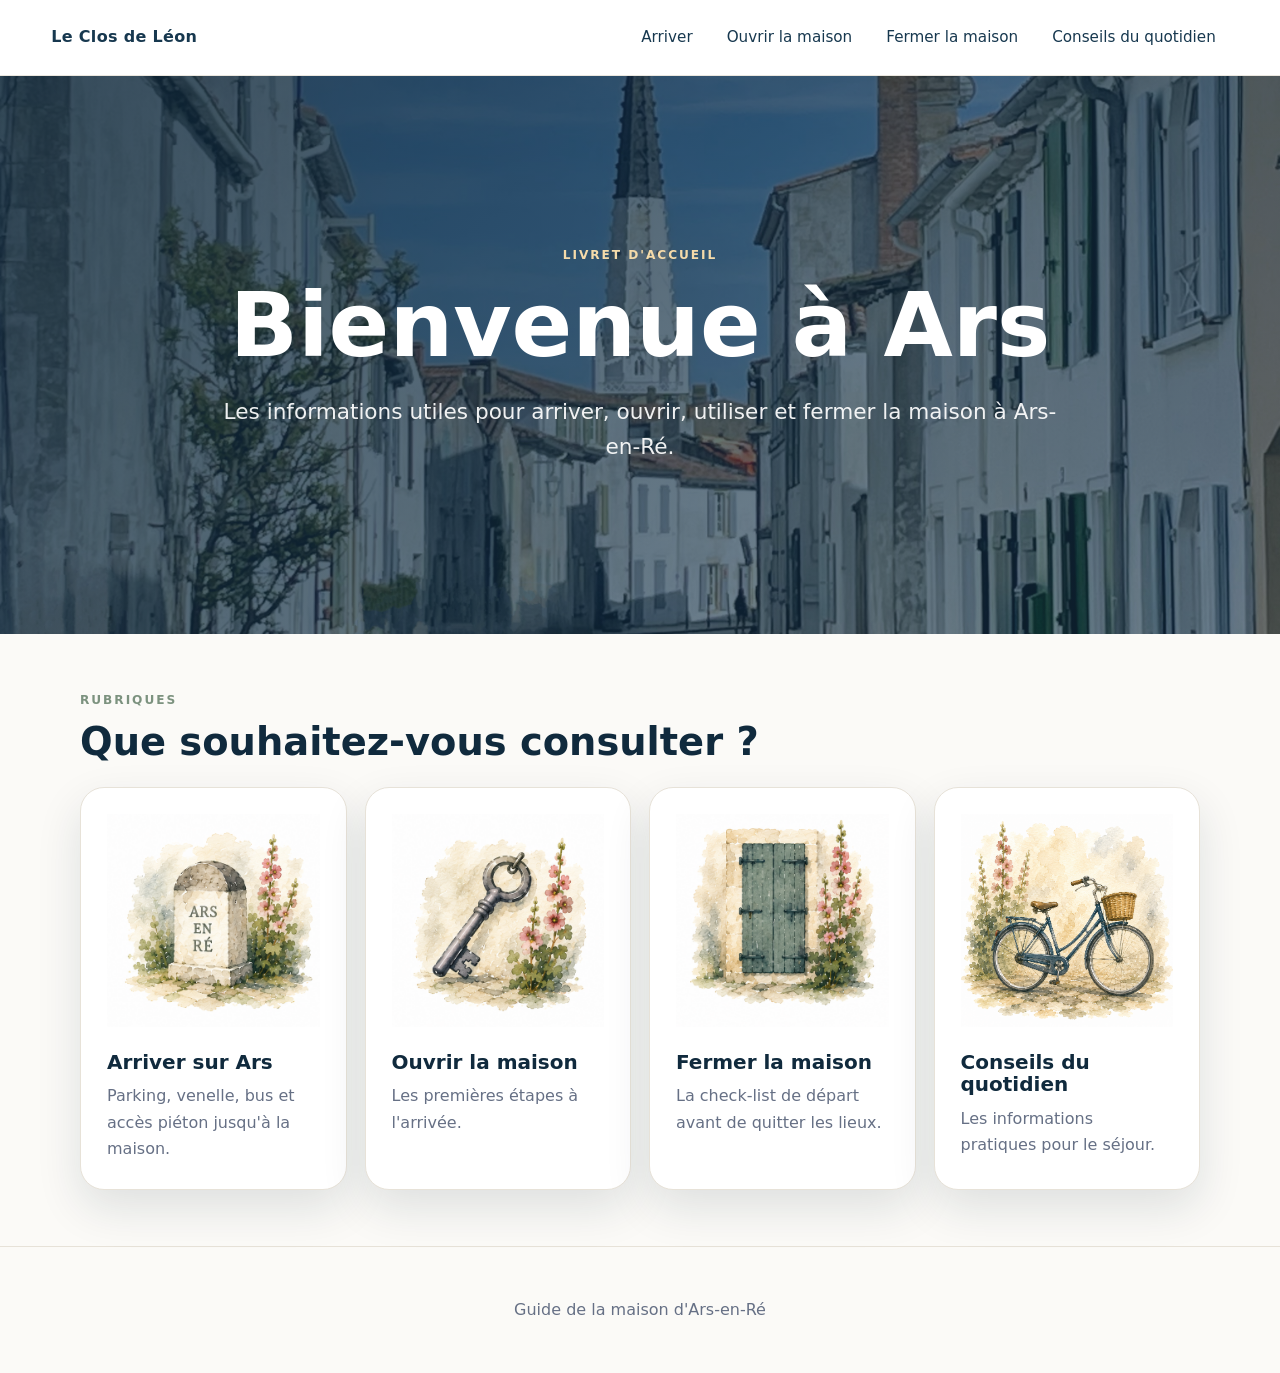
<file: index.html>
<!doctype html>
<html lang="fr">
<head>
  <meta charset="utf-8">
  <meta name="viewport" content="width=device-width, initial-scale=1">
  <title>guide de la maison d'ars-en-ré</title>
  <meta name="description" content="Guide pratique de la maison d'Ars-en-Ré.">
  <link rel="stylesheet" href="css/style.css">
<meta property="og:title" content="Le Clos de Léon – Guide de la maison">
<meta property="og:description" content="Toutes les informations utiles pour profiter de votre séjour à Ars-en-Ré.">
<meta property="og:image" content="https://montbarrey.github.io/guide-ars/images/head.png">
<meta property="og:url" content="https://montbarrey.github.io/guide-ars/">
<meta property="og:type" content="website">
<meta name="twitter:card" content="summary_large_image">
<meta name="twitter:image" content="https://montbarrey.github.io/guide-ars/images/head.png">

<link rel="icon" type="image/x-icon" href="images/favicon.ico">
<link rel="icon" type="image/png" sizes="192x192" href="images/icon-192.png">
<link rel="apple-touch-icon" sizes="180x180" href="images/apple-touch-icon.png">
<link rel="manifest" href="manifest.json">
<meta name="theme-color" content="#0b2e63">
<meta name="apple-mobile-web-app-capable" content="yes">
<meta name="apple-mobile-web-app-title" content="Clos de Léon">
<meta name="apple-mobile-web-app-status-bar-style" content="default">
</head>

<body>
  <header class="site-header">
    <a class="brand" href="index.html">Le Clos de Léon</a>
    <button class="menu-toggle" aria-label="ouvrir le menu" aria-expanded="false">☰</button>
    <nav class="nav" aria-label="navigation principale">
      <a href="arriver.html">Arriver</a>
      <a href="ouvrir.html">Ouvrir la maison</a>
      <a href="fermer.html">Fermer la maison</a>
      <a href="quotidien.html">Conseils du quotidien</a>
    </nav>
  </header>

  <main>
    <section class="hero home-hero">
      <div class="hero-content">
        <p class="eyebrow">livret d'accueil</p>
        <h1>Bienvenue à Ars</h1>
        <p class="lead">Les informations utiles pour arriver, ouvrir, utiliser et fermer la maison à Ars-en-Ré.</p>
      </div>
    </section>

    <section class="section cards-section">
      <div class="section-heading">
        <p class="eyebrow">rubriques</p>
        <h2>Que souhaitez-vous consulter ?</h2>
      </div>
      <div class="cards-grid">
        <a class="card" href="arriver.html">
          <img class="card-icon" src="images/arriver.png" alt="Arriver">
          <h3>Arriver sur Ars</h3>
          <p>Parking, venelle, bus et accès piéton jusqu'à la maison.</p>
        </a>
        <a class="card" href="ouvrir.html">
          <img class="card-icon" src="images/ouvrir.png" alt="Ouvrir la maison">
          <h3>Ouvrir la maison</h3>
          <p>Les premières étapes à l'arrivée.</p>
        </a>
        <a class="card" href="fermer.html">
          <img class="card-icon" src="images/fermer.png" alt="Fermer la maison">
          <h3>Fermer la maison</h3>
          <p>La check-list de départ avant de quitter les lieux.</p>
        </a>
        <a class="card" href="quotidien.html">
          <img class="card-icon" src="images/quotidien.png" alt="Découvrir Ars">
          <h3>Conseils du quotidien</h3>
          <p>Les informations pratiques pour le séjour.</p>
        </a>
      </div>
    </section>
  </main>

  <footer class="site-footer">
    <p>Guide de la maison d'Ars-en-Ré</p>
  </footer>

  <script src="js/script.js"></script>
</body>
</html>
</file>
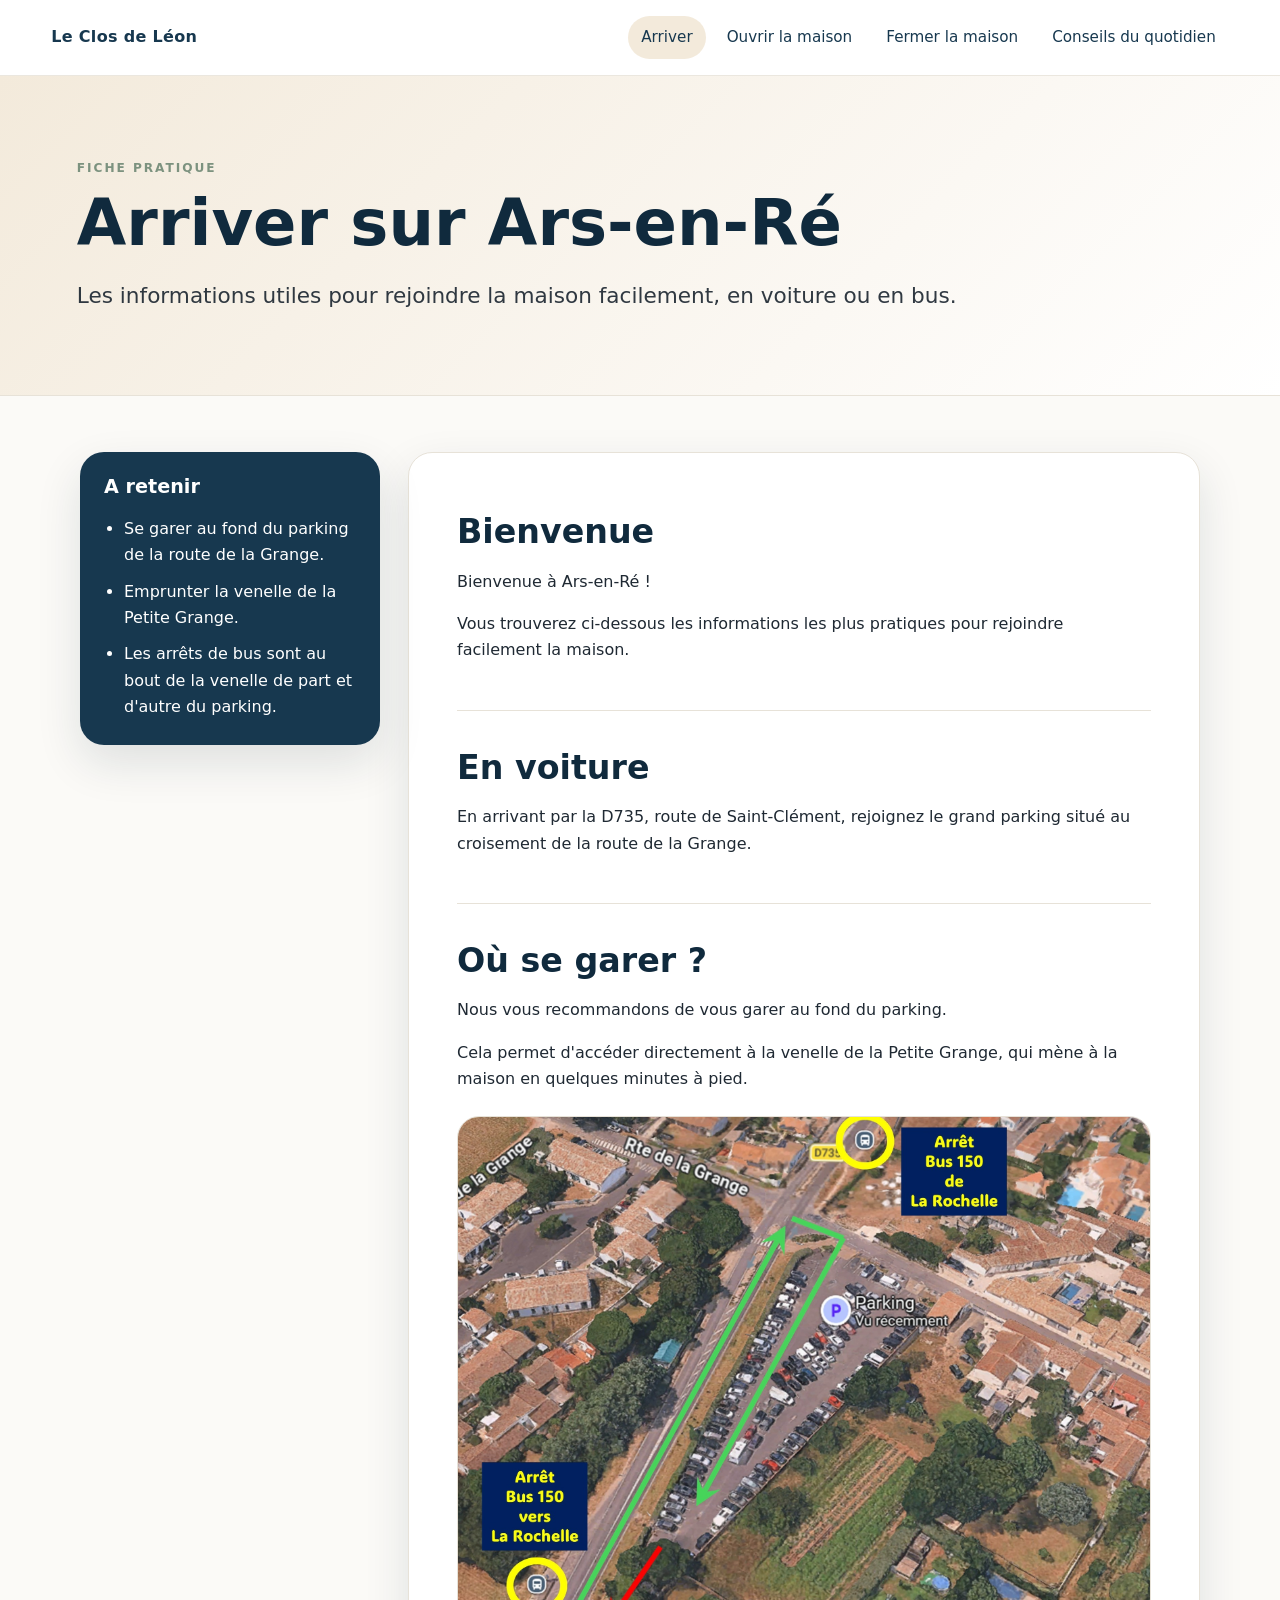
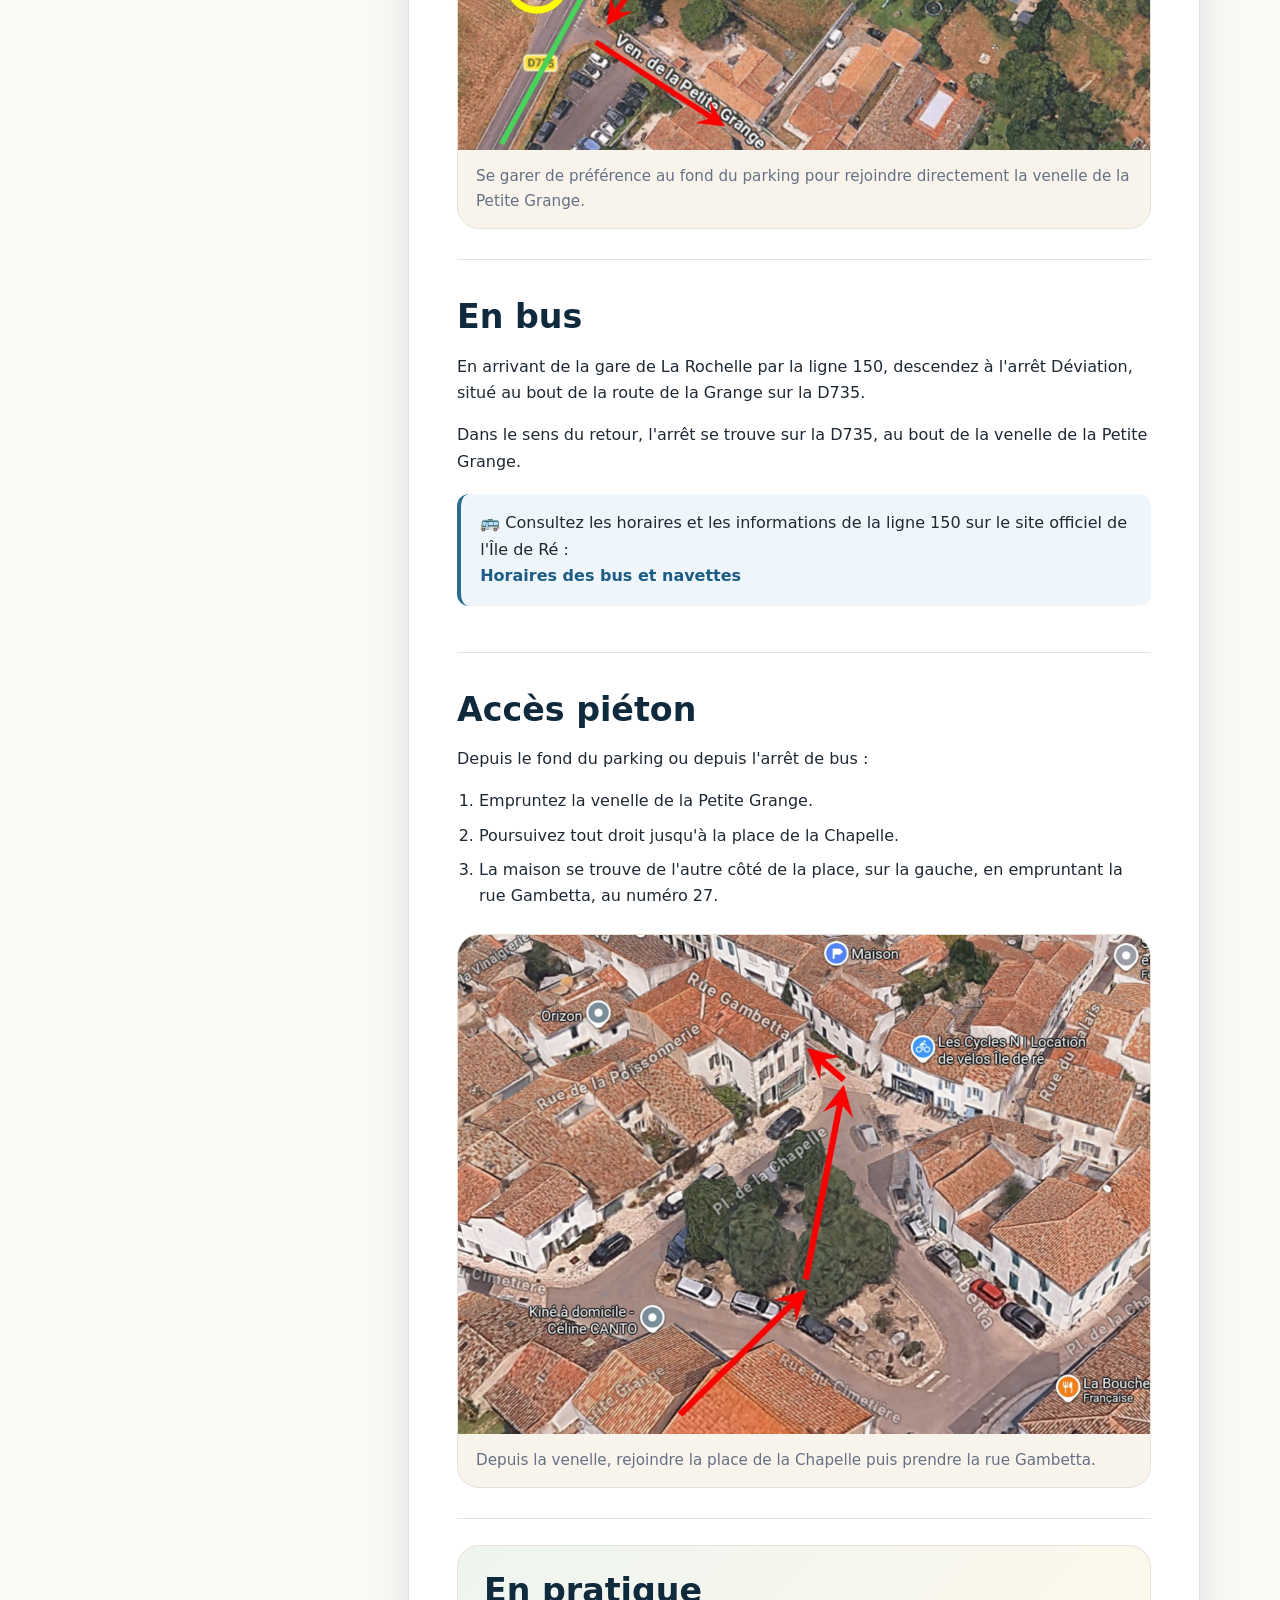
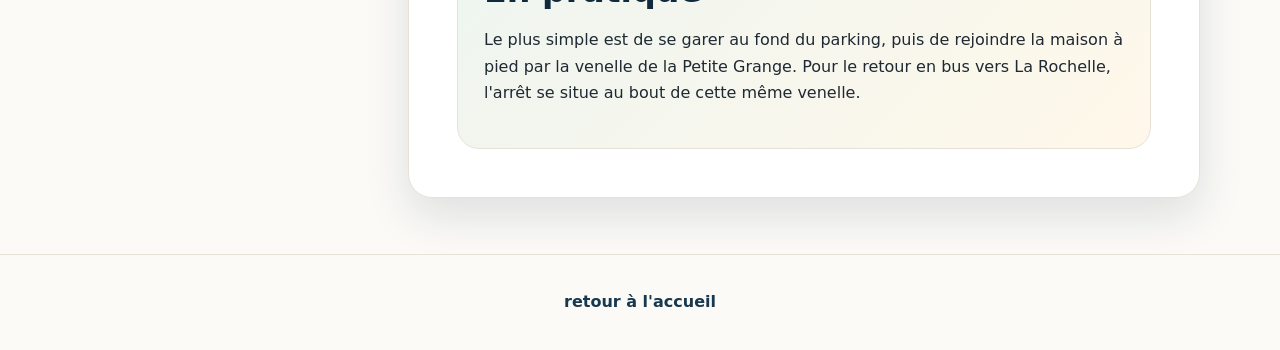
<file: arriver.html>
<!doctype html>
<html lang="fr">
<head>
  <meta charset="utf-8">
  <meta name="viewport" content="width=device-width, initial-scale=1">
  <title>arriver sur ARS</title>
  <meta name="description" content="Informations pratiques pour arriver à la maison d'Ars-en-Ré.">
  <link rel="stylesheet" href="css/style.css">
</head>
<body>
  <header class="site-header">
    <a class="brand" href="index.html">Le Clos de Léon</a>
    <button class="menu-toggle" aria-label="ouvrir le menu" aria-expanded="false">☰</button>
    <nav class="nav" aria-label="navigation principale">
      <a class="active" href="arriver.html">Arriver</a>
      <a href="ouvrir.html">Ouvrir la maison</a>
      <a href="fermer.html">Fermer la maison</a>
      <a href="quotidien.html">Conseils du quotidien</a>
    </nav>
  </header>

  <main>
    <section class="page-hero">
      <div>
        <p class="eyebrow">fiche pratique</p>
        <h1>Arriver sur Ars-en-Ré</h1>
        <p class="lead">Les informations utiles pour rejoindre la maison facilement, en voiture ou en bus.</p>
      </div>
    </section>

    <section class="article-layout">
      <aside class="summary-box">
        <h2>A retenir</h2>
        <ul>
          <li>Se garer au fond du parking de la route de la Grange.</li>
          <li>Emprunter la venelle de la Petite Grange.</li>
          <li>Les arrêts de bus sont au bout de la venelle de part et d'autre du parking.</li>
        </ul>
      </aside>

      <article class="article-card">
        <section class="content-block">
          <h2>Bienvenue</h2>
          <p>Bienvenue à Ars-en-Ré !</p>
          <p>Vous trouverez ci-dessous les informations les plus pratiques pour rejoindre facilement la maison.</p>
        </section>

        <section class="content-block">
          <h2>En voiture</h2>
          <p>En arrivant par la D735, route de Saint-Clément, rejoignez le grand parking situé au croisement de la route de la Grange.</p>
        </section>

        <section class="content-block">
          <h2>Où se garer ?</h2>
          <p>Nous vous recommandons de vous garer au fond du parking.</p>
          <p>Cela permet d'accéder directement à la venelle de la Petite Grange, qui mène à la maison en quelques minutes à pied.</p>
          <figure class="photo-card">
            <img src="images/Parking_vf.jpg" alt="Parking recommandé et accès vers la venelle de la Petite Grange">
            <figcaption>Se garer de préférence au fond du parking pour rejoindre directement la venelle de la Petite Grange.</figcaption>
          </figure>
        </section>

        <section class="content-block">
          <h2>En bus</h2>
          <p>En arrivant de la gare de La Rochelle par la ligne 150, descendez à l'arrêt Déviation, situé au bout de la route de la Grange sur la D735.</p>
          <p>Dans le sens du retour, l'arrêt se trouve sur la D735, au bout de la venelle de la Petite Grange.</p>
          <p class="info-link">
            🚌 Consultez les horaires et les informations de la ligne 150 sur le site officiel de l'Île de Ré :
            <br>
            <a href="https://www.iledere.com/sinformer/acces-et-transports/bus-et-navettes/" target="_blank" rel="noopener">Horaires des bus et navettes</a>
          </p>
        </section>

        <section class="content-block">
          <h2>Accès piéton</h2>
          <p>Depuis le fond du parking ou depuis l'arrêt de bus :</p>
          <ol class="steps">
            <li>Empruntez la venelle de la Petite Grange.</li>
            <li>Poursuivez tout droit jusqu'à la place de la Chapelle.</li>
            <li>La maison se trouve de l'autre côté de la place, sur la gauche, en empruntant la rue Gambetta, au numéro 27.</li>
          </ol>
          <figure class="photo-card">
            <img src="images/Place_vf.jpg" alt="Place de la Chapelle et chemin vers la rue Gambetta">
            <figcaption>Depuis la venelle, rejoindre la place de la Chapelle puis prendre la rue Gambetta.</figcaption>
          </figure>
        </section>

        <section class="callout">
          <h2>En pratique</h2>
          <p>Le plus simple est de se garer au fond du parking, puis de rejoindre la maison à pied par la venelle de la Petite Grange. Pour le retour en bus vers La Rochelle, l'arrêt se situe au bout de cette même venelle.</p>
        </section>
      </article>
    </section>
  </main>

  <footer class="site-footer">
    <a href="index.html">retour à l'accueil</a>
  </footer>

  <script src="js/script.js"></script>
</body>
</html>
</file>
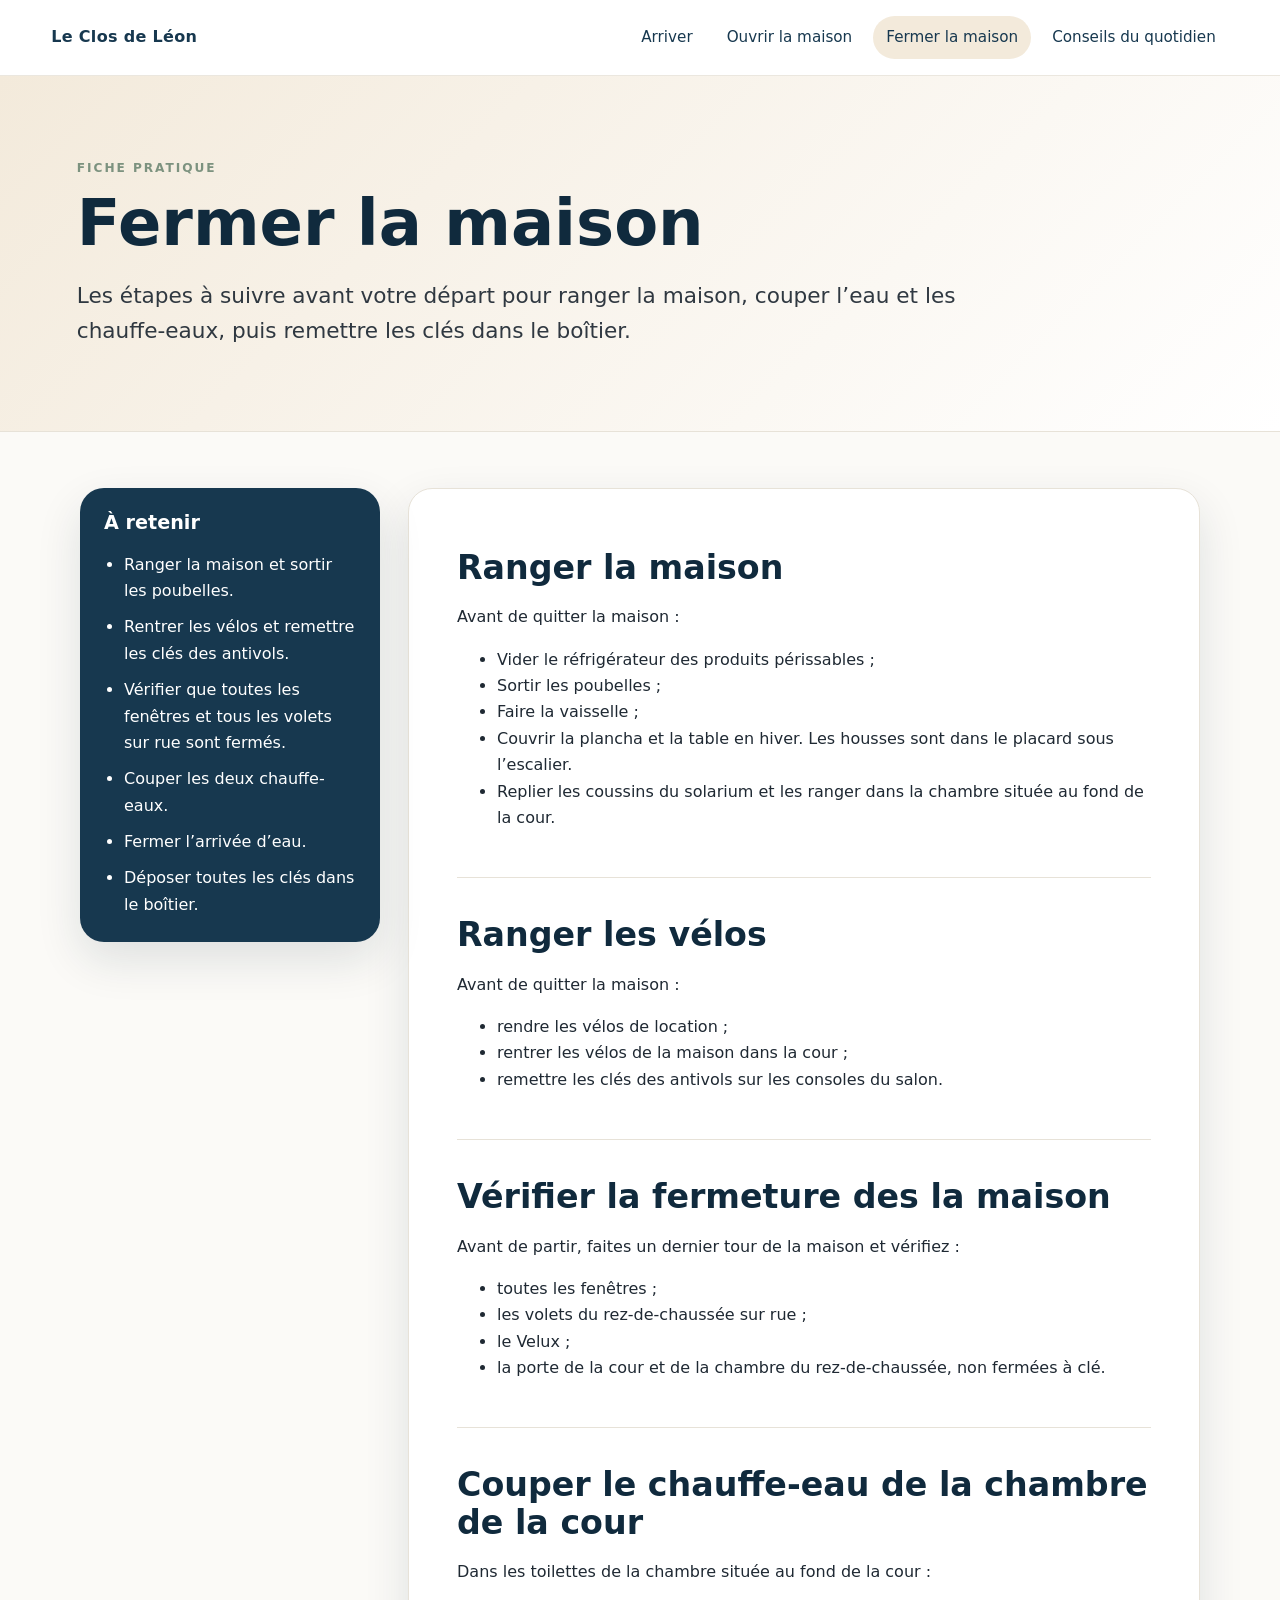
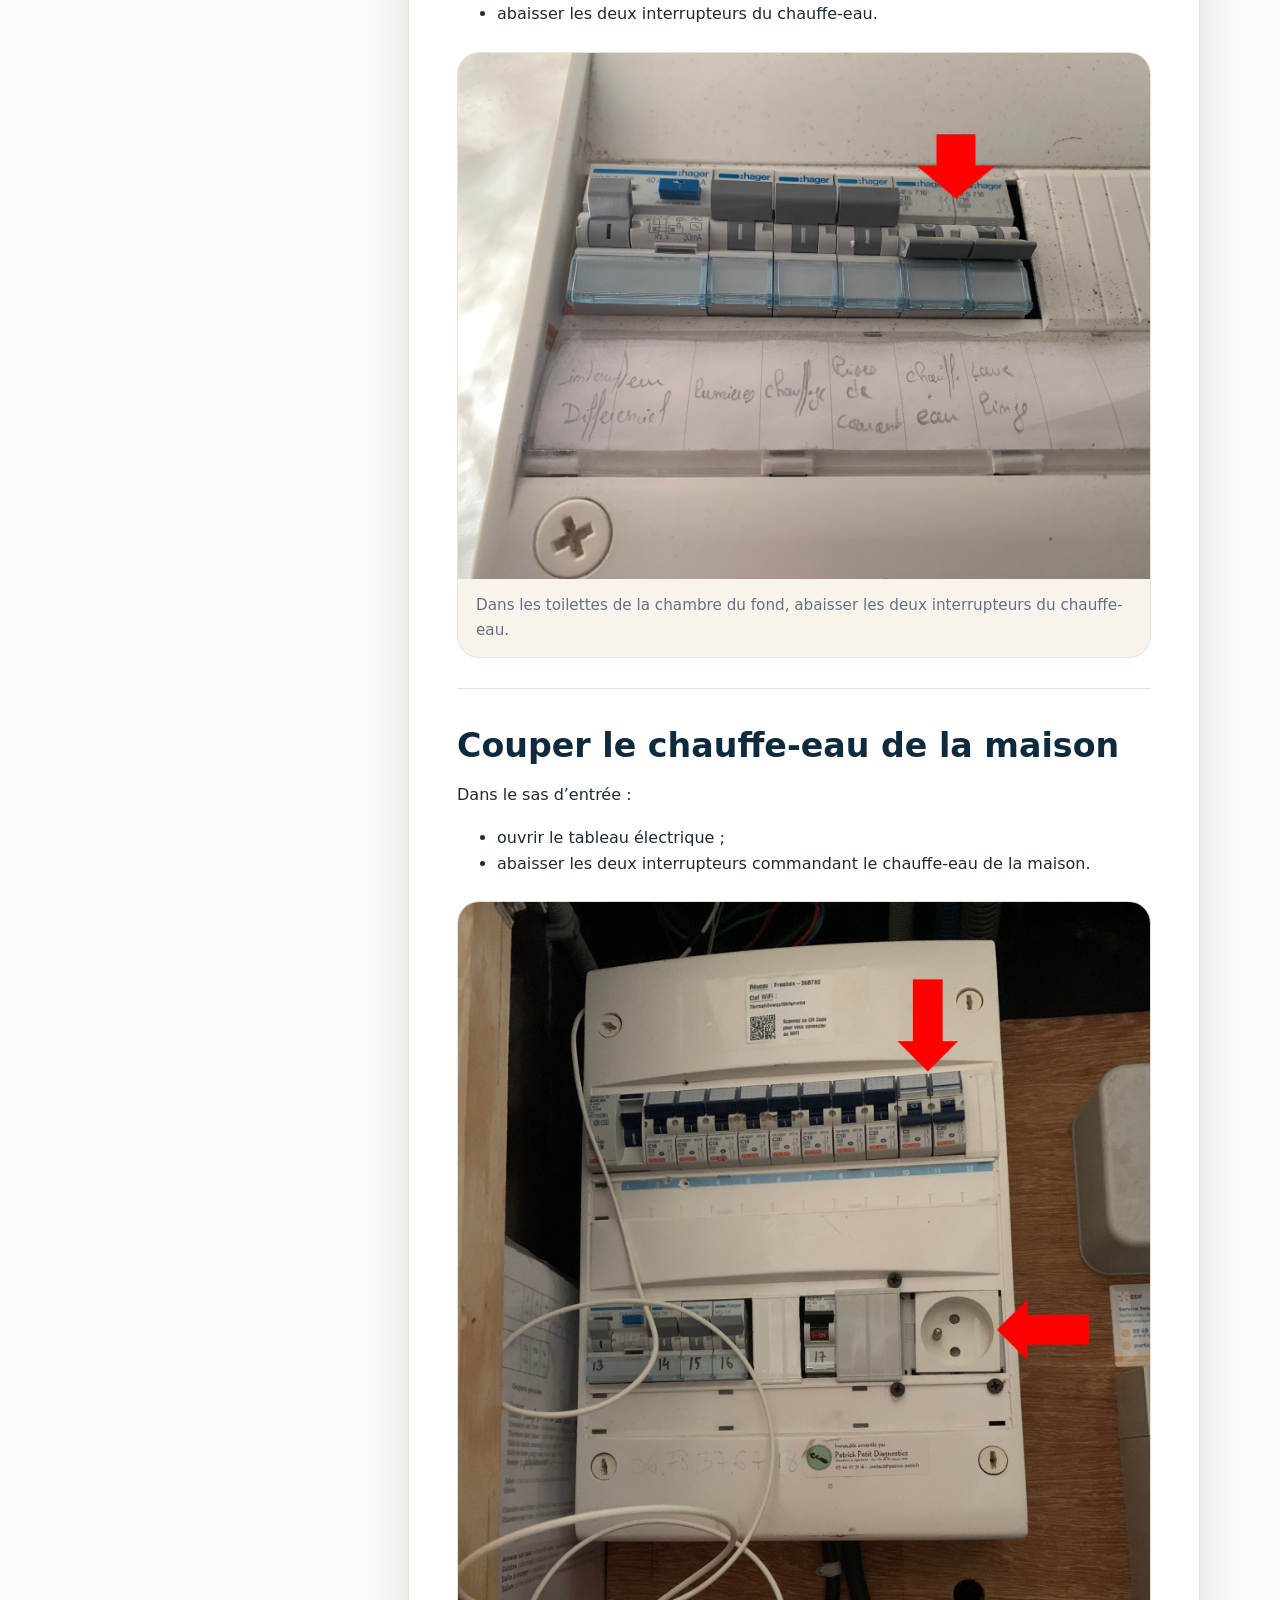
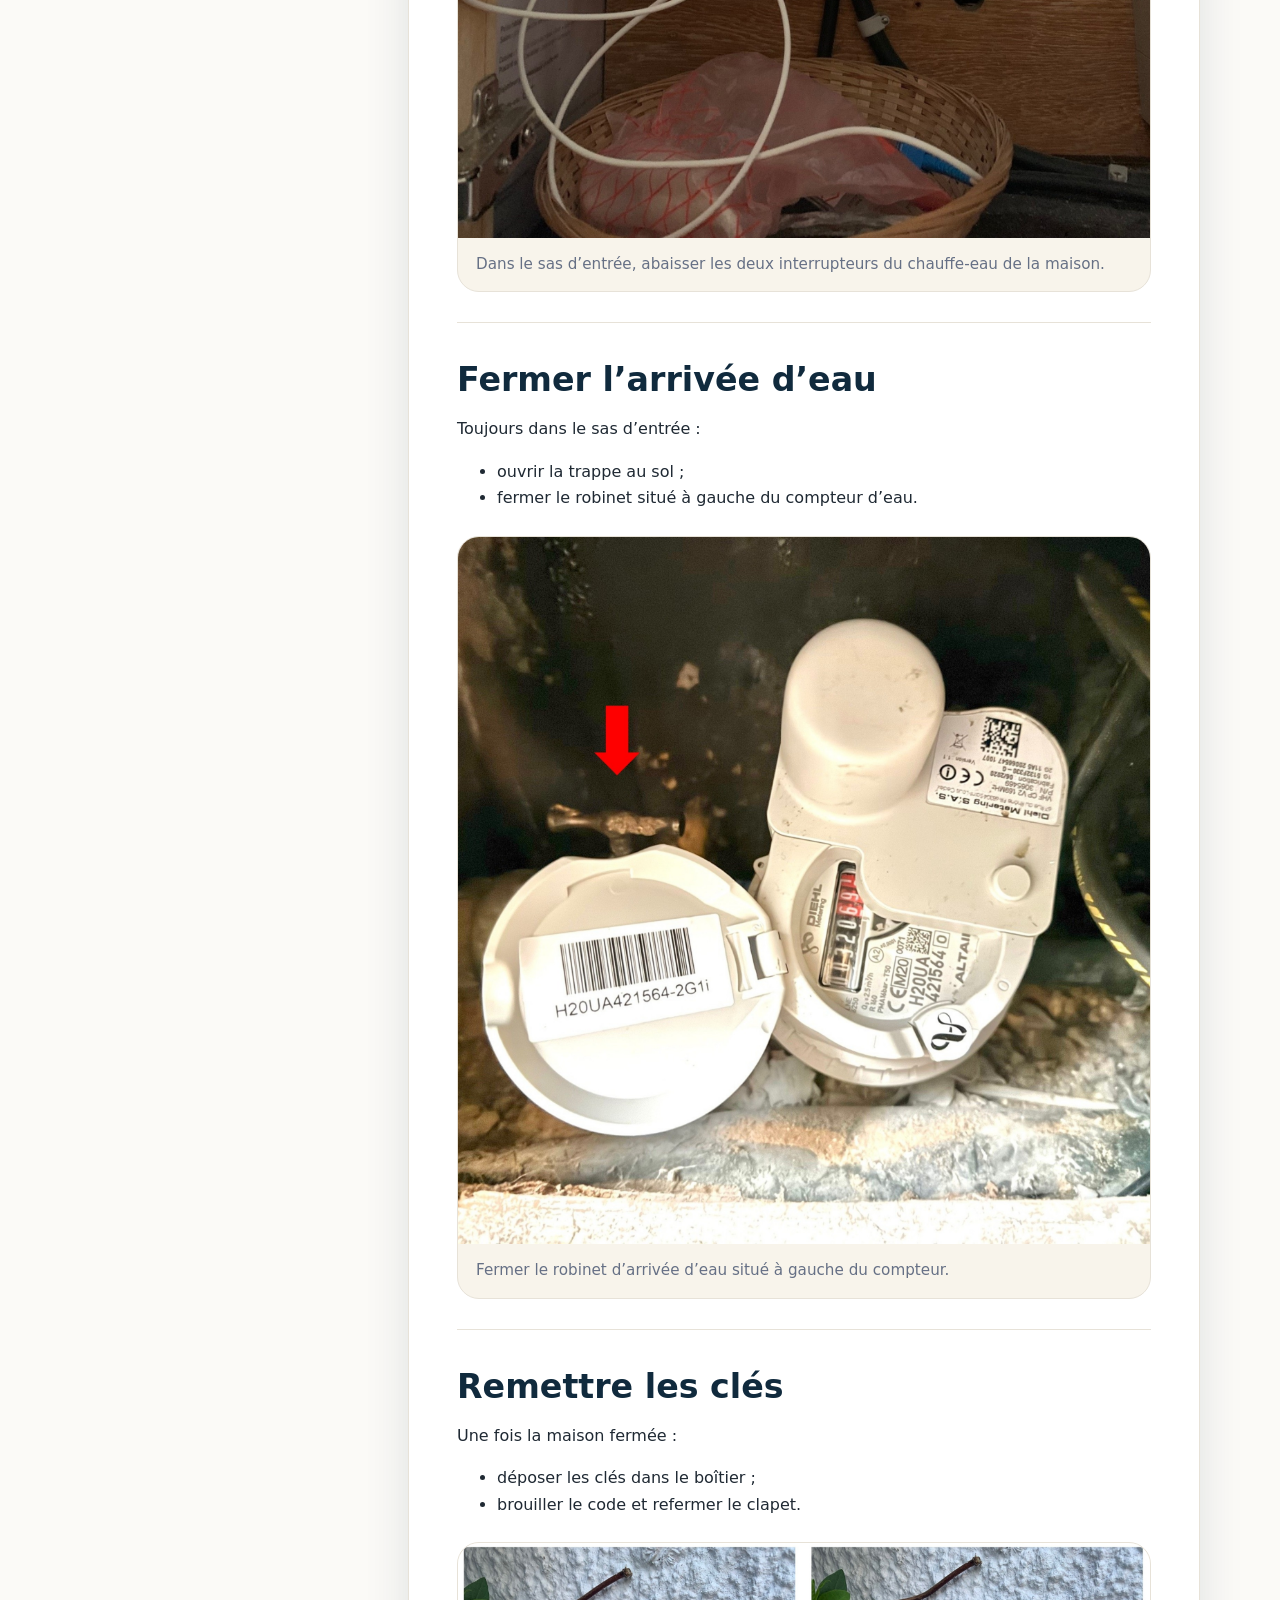
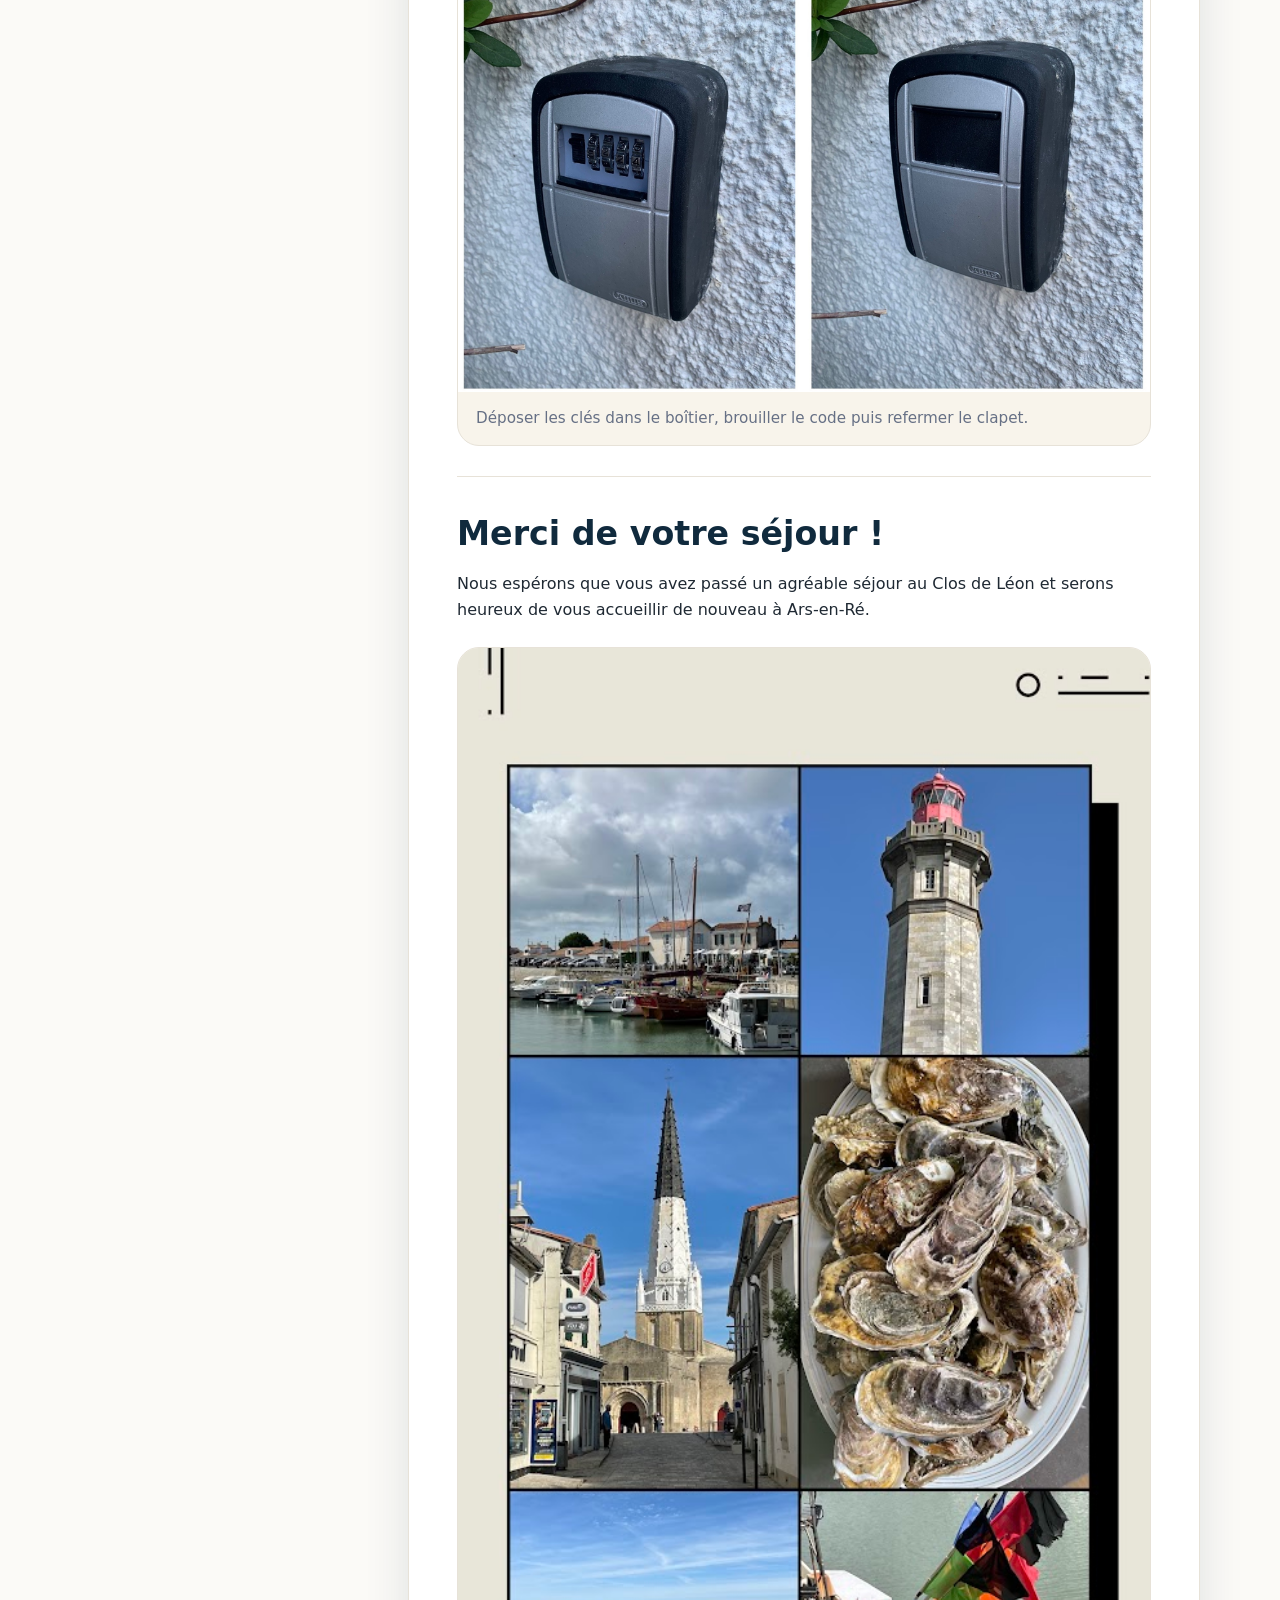
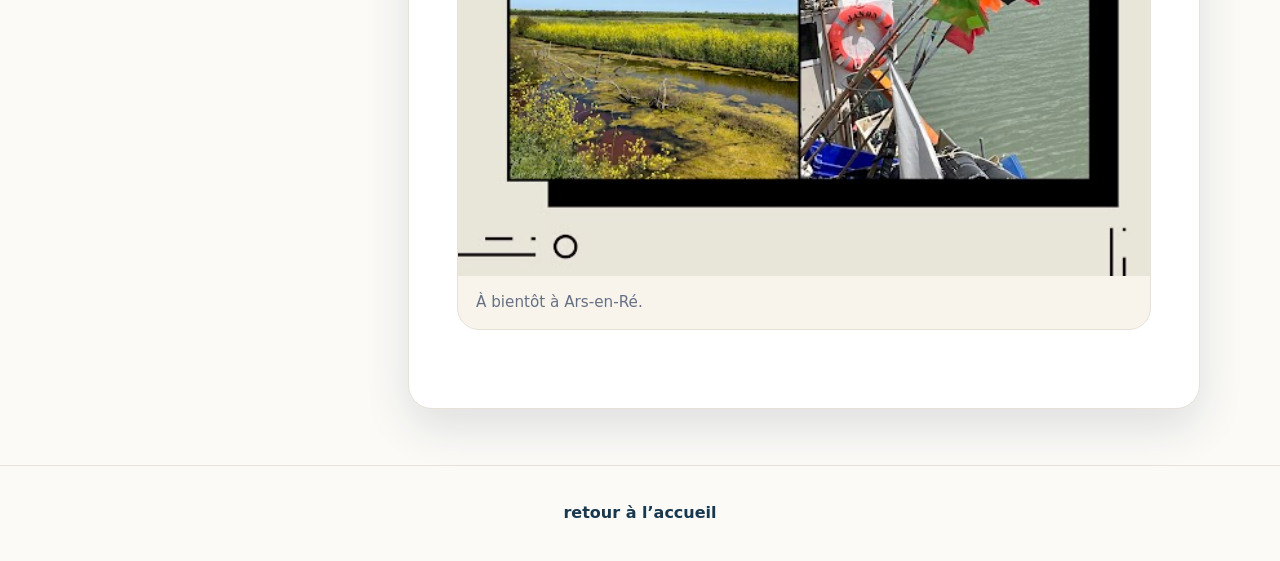
<file: fermer.html>
<!doctype html>
<html lang="fr">
<head>
  <meta charset="utf-8">
  <meta name="viewport" content="width=device-width, initial-scale=1">
  <title>fermer la maison</title>
  <meta name="description" content="Guide pratique pour fermer la maison du Clos de Léon à Ars-en-Ré.">
  <link rel="stylesheet" href="css/style.css">
</head>
<body>
  <header class="site-header">
    <a class="brand" href="index.html">Le Clos de Léon</a>
    <button class="menu-toggle" aria-label="ouvrir le menu" aria-expanded="false">☰</button>
    <nav class="nav" aria-label="navigation principale">
      <a href="arriver.html">Arriver</a>
      <a href="ouvrir.html">Ouvrir la maison</a>
      <a class="active" href="fermer.html">Fermer la maison</a>
      <a href="quotidien.html">Conseils du quotidien</a>
    </nav>
  </header>

  <main>
    <section class="page-hero">
      <div>
        <p class="eyebrow">fiche pratique</p>
        <h1>Fermer la maison</h1>
        <p class="lead">Les étapes à suivre avant votre départ pour ranger la maison, couper l’eau et les chauffe-eaux, puis remettre les clés dans le boîtier.</p>
      </div>
    </section>

    <section class="article-layout">
      <aside class="summary-box">
        <h2>À retenir</h2>
        <ul>
          <li>Ranger la maison et sortir les poubelles.</li>
          <li>Rentrer les vélos et remettre les clés des antivols.</li>
          <li>Vérifier que toutes les fenêtres et tous les volets sur rue sont fermés.</li>
          <li>Couper les deux chauffe-eaux.</li>
          <li>Fermer l’arrivée d’eau.</li>
          <li>Déposer toutes les clés dans le boîtier.</li>
        </ul>
      </aside>


      <article class="article-card">
        <section class="content-block">
          <h2>Ranger la maison</h2>
          <p>Avant de quitter la maison :</p>
          <ul>
            <li>Vider le réfrigérateur des produits périssables ;</li>
            <li>Sortir les poubelles ;</li>
            <li>Faire la vaisselle ;</li>
            <li>Couvrir la plancha et la table en hiver. Les housses sont dans le placard sous l’escalier.</li>
            <li>Replier les coussins du solarium et les ranger dans la chambre située au fond de la cour.</li>
          </ul>
        </section>

        <section class="content-block">
          <h2>Ranger les vélos</h2>
          <p>Avant de quitter la maison :</p>
          <ul>
            <li>rendre les vélos de location ;</li>
            <li>rentrer les vélos de la maison dans la cour ;</li>
            <li>remettre les clés des antivols sur les consoles du salon.</li>
          </ul>
        </section>

        <section class="content-block">
          <h2>Vérifier la fermeture des la maison</h2>
          <p>Avant de partir, faites un dernier tour de la maison et vérifiez :</p>
          <ul>
            <li>toutes les fenêtres ;</li>
            <li>les volets du rez-de-chaussée sur rue ;</li>
            <li>le Velux ;</li>
            <li>la porte de la cour et de la chambre du rez-de-chaussée, non fermées à clé.</li>
          </ul>
        </section>

        <section class="content-block">
          <h2>Couper le chauffe-eau de la chambre de la cour</h2>
          <p>Dans les toilettes de la chambre située au fond de la cour :</p>
          <ul>
            <li>abaisser les deux interrupteurs du chauffe-eau.</li>
          </ul>
          <figure class="photo-card">
            <img src="images/Compteur2_vf2.jpg" alt="Tableau électrique de la chambre de la cour avec les interrupteurs du chauffe-eau">
            <figcaption>Dans les toilettes de la chambre du fond, abaisser les deux interrupteurs du chauffe-eau.</figcaption>
          </figure>
        </section>

        <section class="content-block">
          <h2>Couper le chauffe-eau de la maison</h2>
          <p>Dans le sas d’entrée :</p>
          <ul>
            <li>ouvrir le tableau électrique ;</li>
            <li>abaisser les deux interrupteurs commandant le chauffe-eau de la maison.</li>
          </ul>
          <figure class="photo-card">
            <img src="images/Compteur1_vf2.jpg" alt="Tableau électrique principal avec les interrupteurs du chauffe-eau de la maison">
            <figcaption>Dans le sas d’entrée, abaisser les deux interrupteurs du chauffe-eau de la maison.</figcaption>
          </figure>
        </section>

        <section class="content-block">
          <h2>Fermer l’arrivée d’eau</h2>
          <p>Toujours dans le sas d’entrée :</p>
          <ul>
            <li>ouvrir la trappe au sol ;</li>
            <li>fermer le robinet situé à gauche du compteur d’eau.</li>
          </ul>
          <figure class="photo-card">
            <img src="images/Compteur_vf.jpg" alt="Compteur d’eau et robinet d’arrivée d’eau">
            <figcaption>Fermer le robinet d’arrivée d’eau situé à gauche du compteur.</figcaption>
          </figure>
        </section>



        <section class="content-block">
          <h2>Remettre les clés</h2>
          <p>Une fois la maison fermée :</p>
          <ul>
            <li>déposer les clés dans le boîtier ;</li>
            <li>brouiller le code et refermer le clapet.</li>
          </ul>
          <figure class="photo-card">
            <img src="images/Boitier_vf2.jpg" alt="Boîtier à clés ouvert et fermé">
            <figcaption>Déposer les clés dans le boîtier, brouiller le code puis refermer le clapet.</figcaption>
          </figure>
        </section>

        <section class="content-block">
          <h2>Merci de votre séjour !</h2>
          <p>Nous espérons que vous avez passé un agréable séjour au Clos de Léon et serons heureux de vous accueillir de nouveau à Ars-en-Ré.</p>
          <figure class="photo-card">
            <img src="images/Collage.jpg" alt="Souvenirs d’Ars-en-Ré, du port, du phare, de l’église, des marais et des huîtres">
            <figcaption>À bientôt à Ars-en-Ré.</figcaption>
          </figure>
        </section>
      </article>
    </section>
  </main>

  <footer class="site-footer">
    <a href="index.html">retour à l’accueil</a>
  </footer>

  <script src="js/script.js"></script>
</body>
</html>
</file>
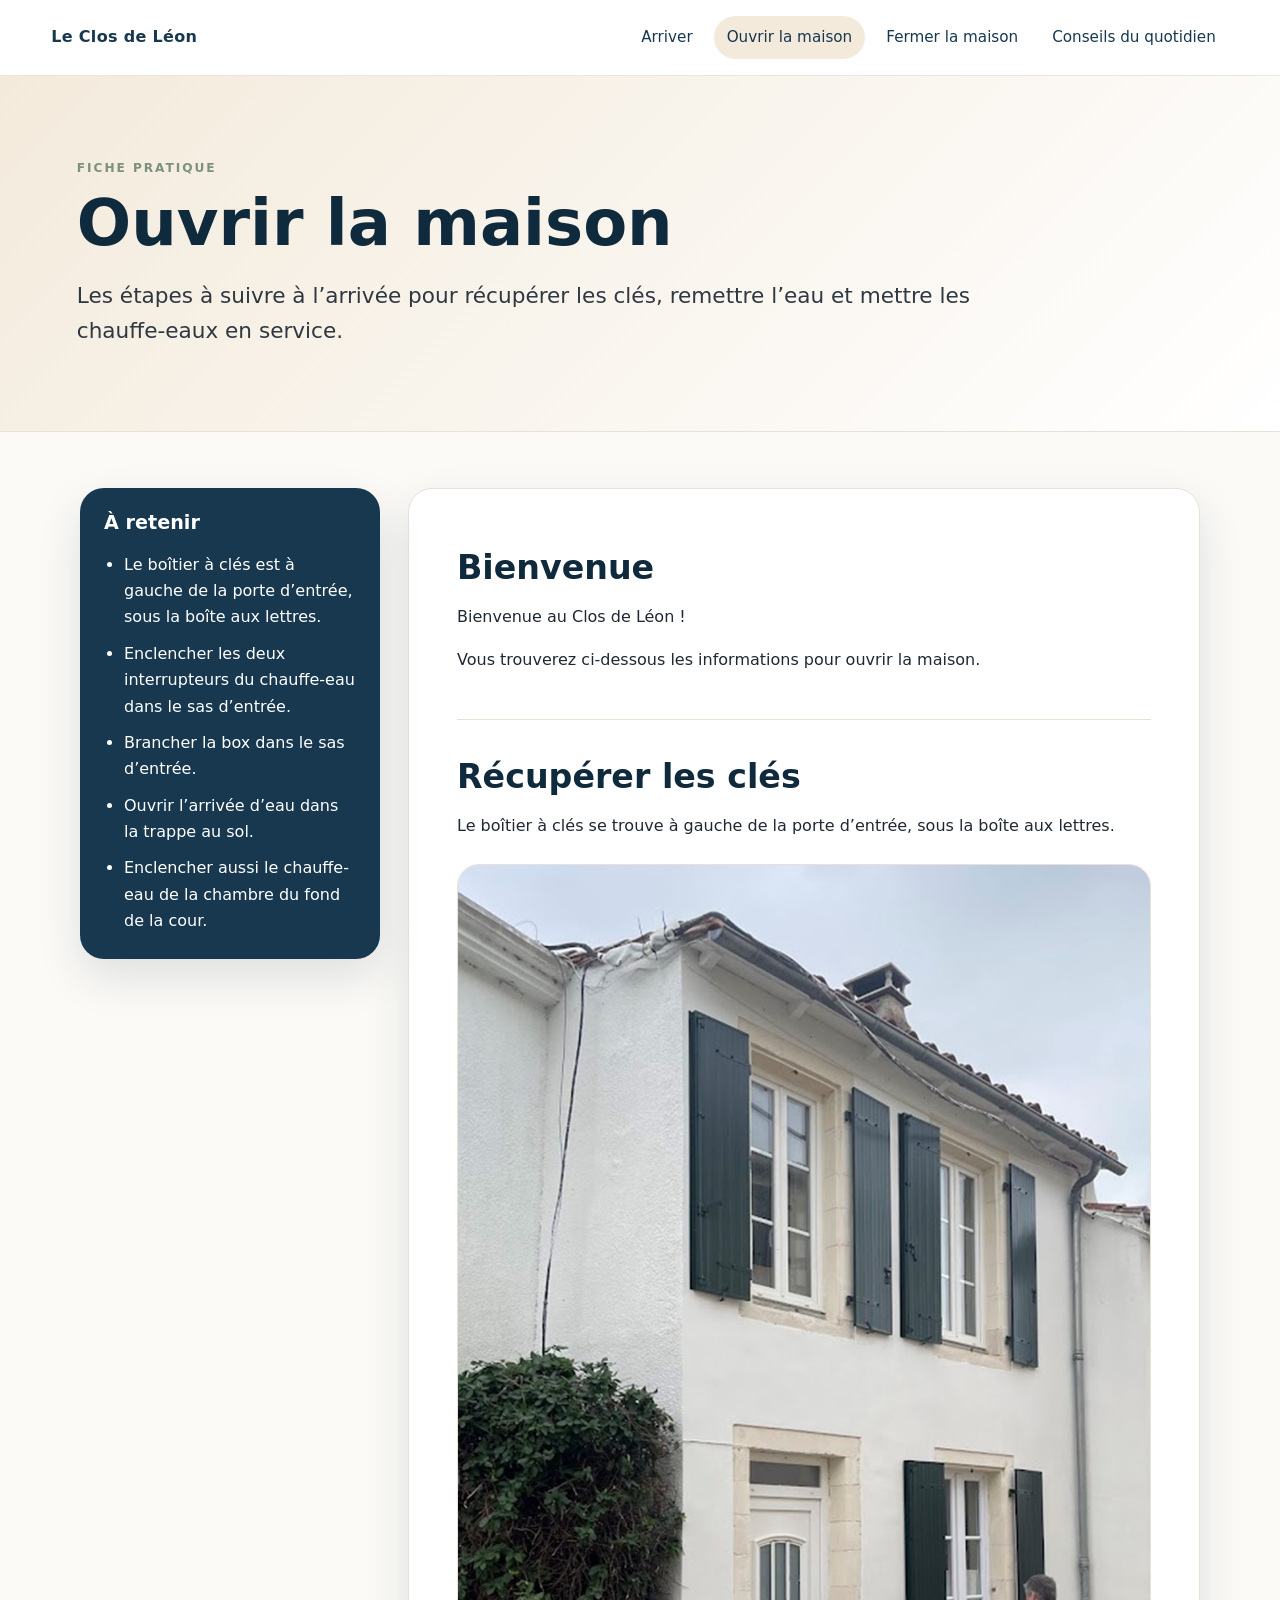
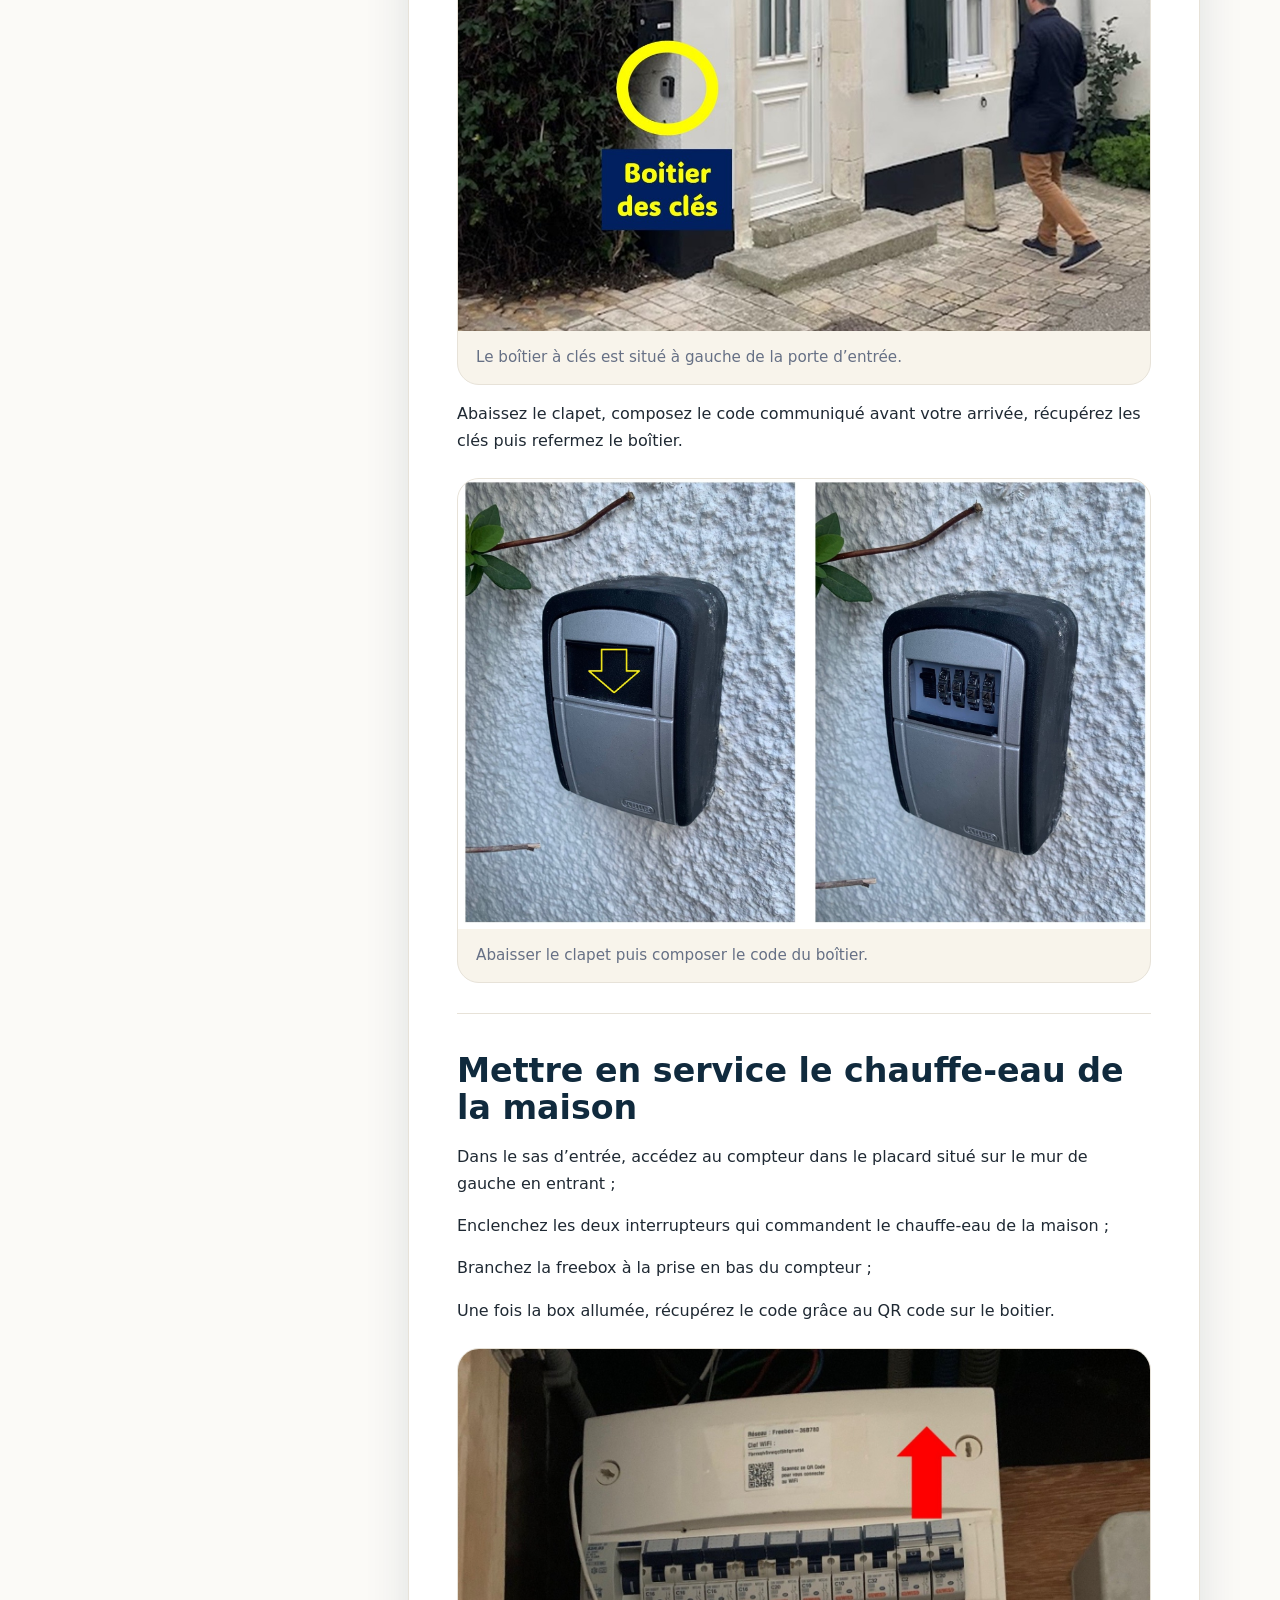
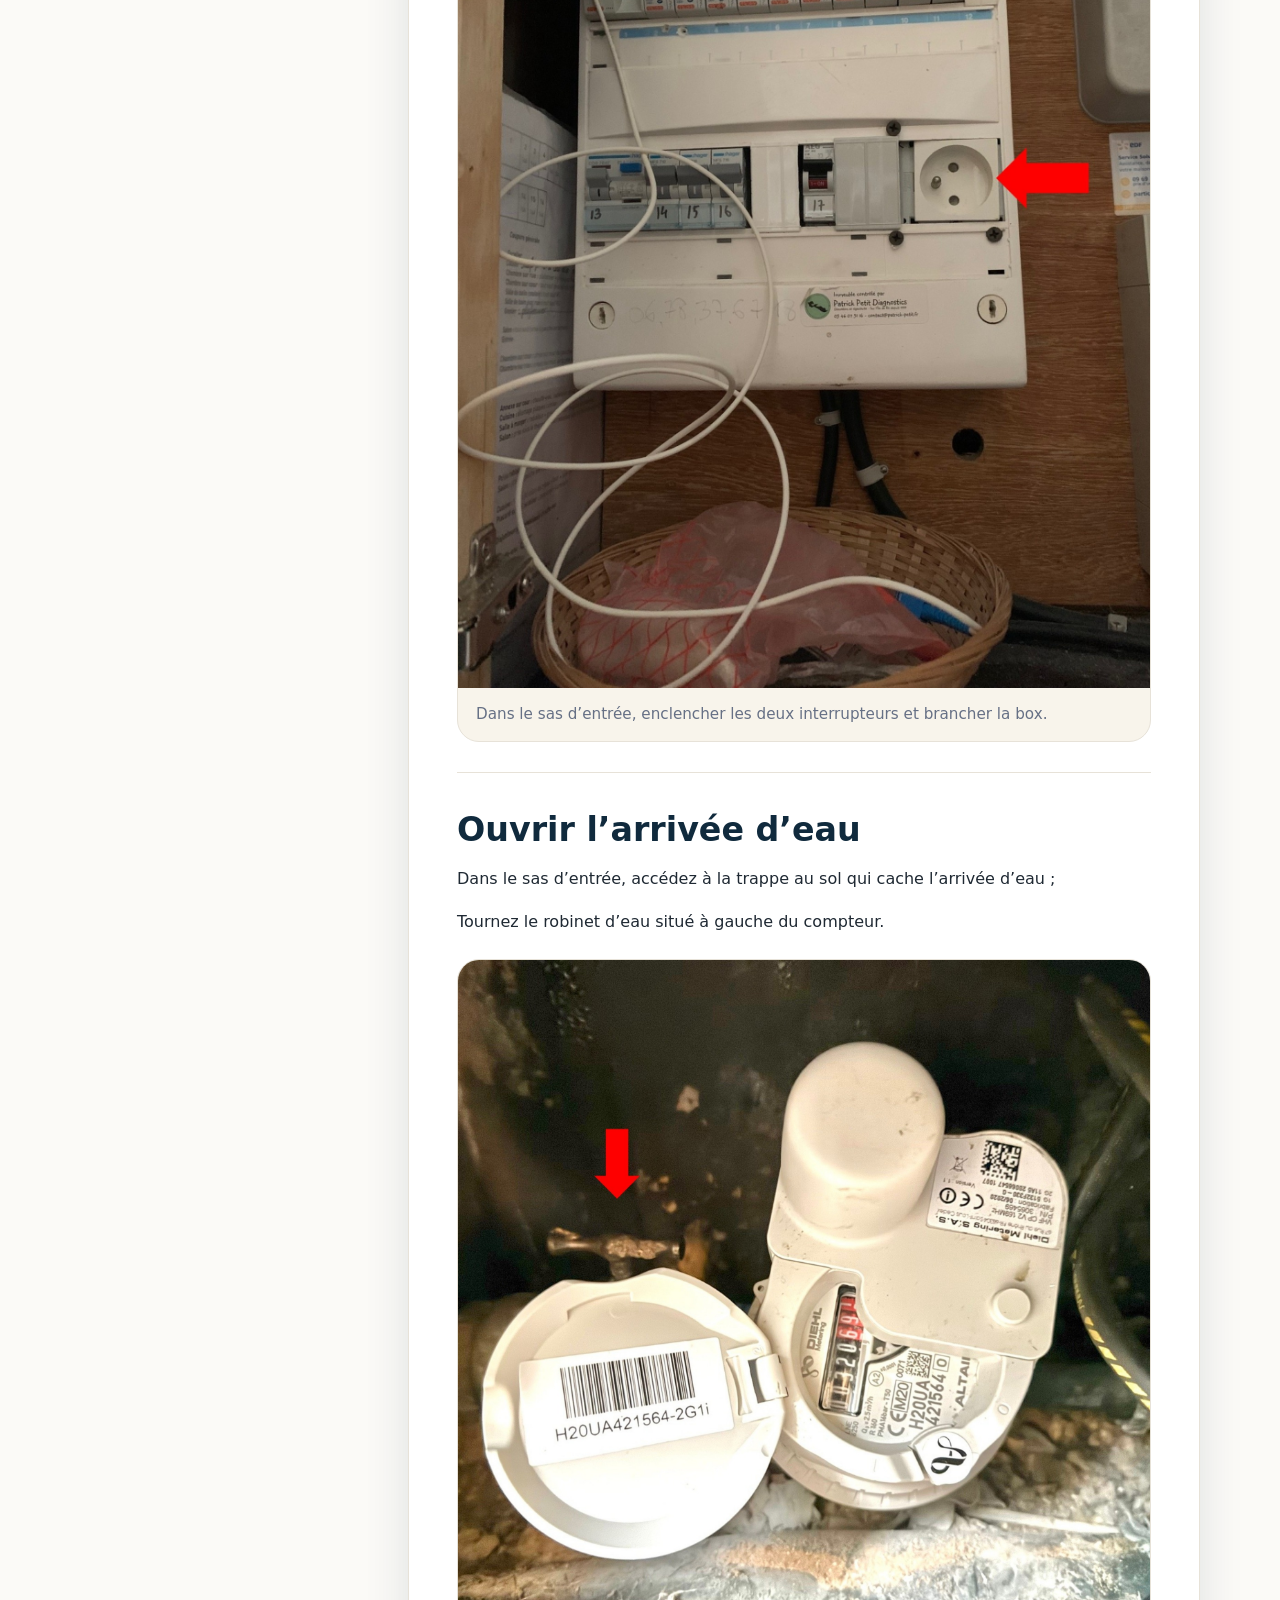
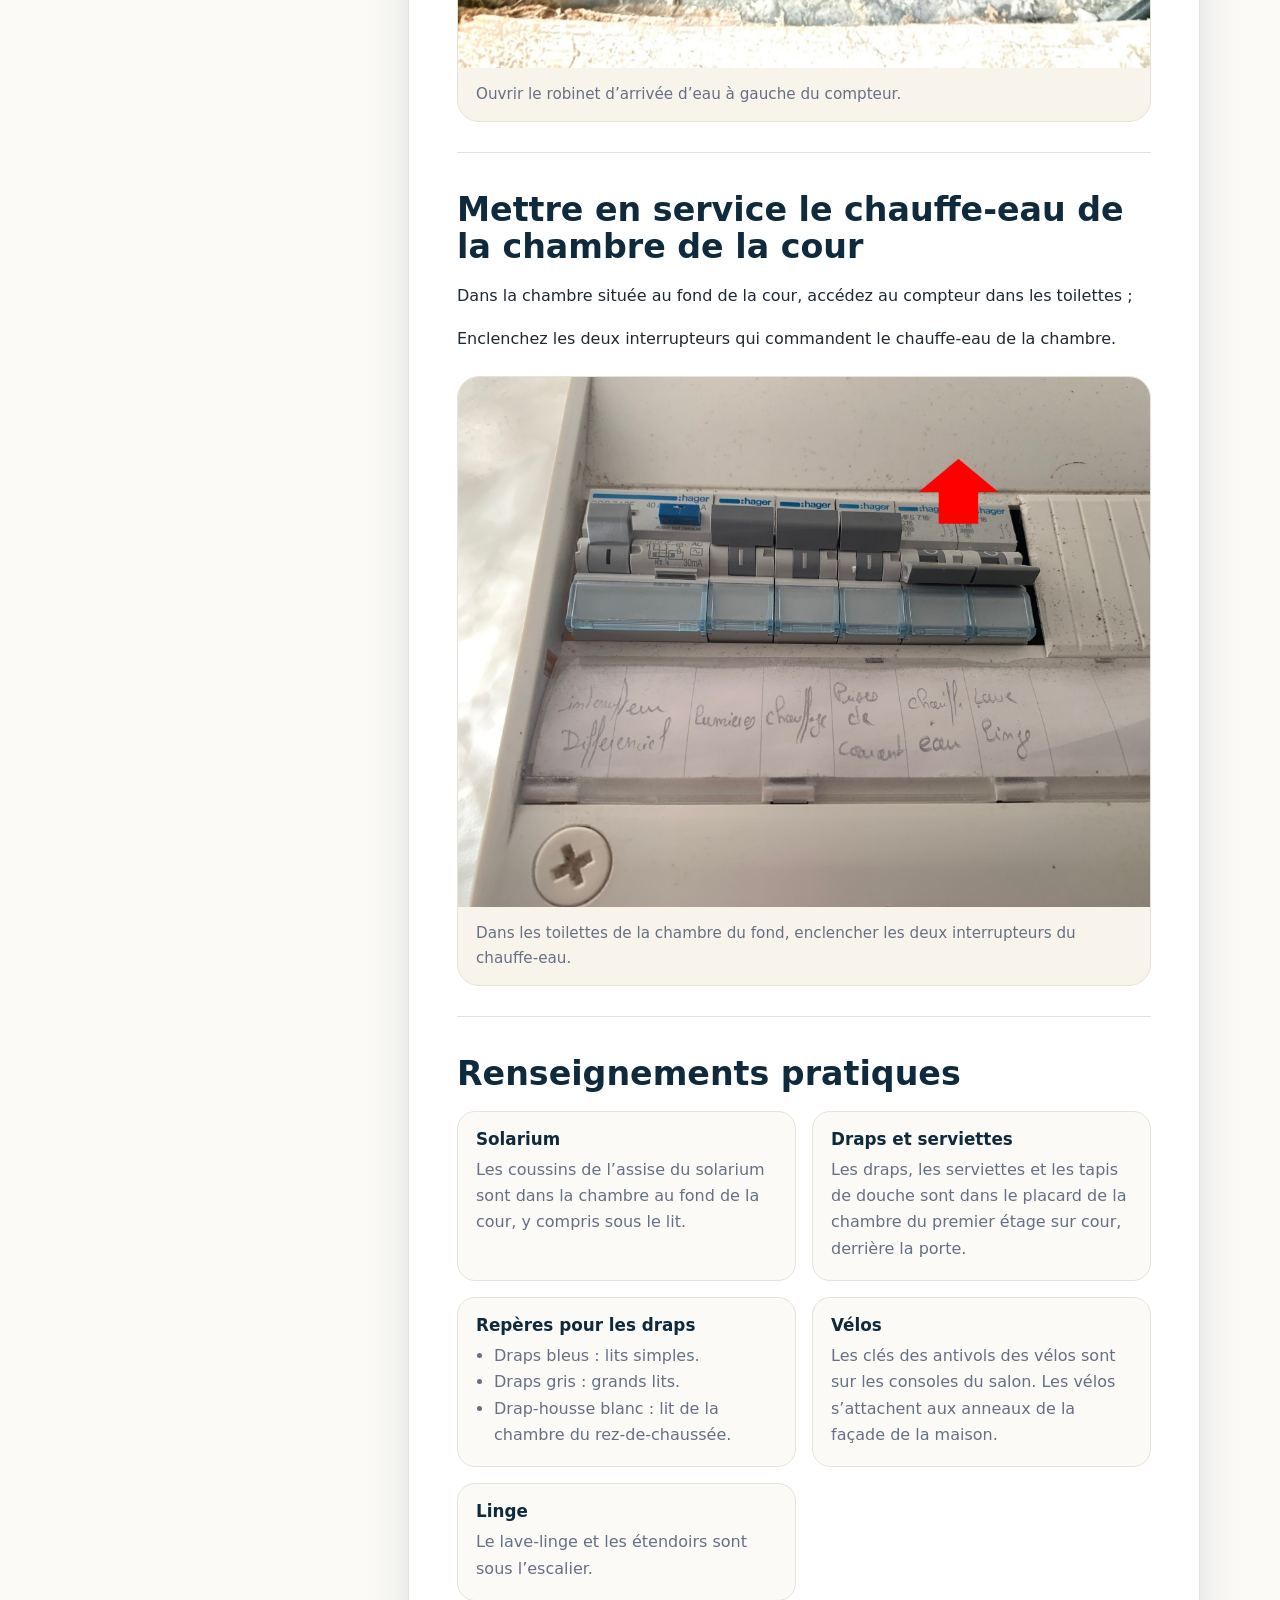
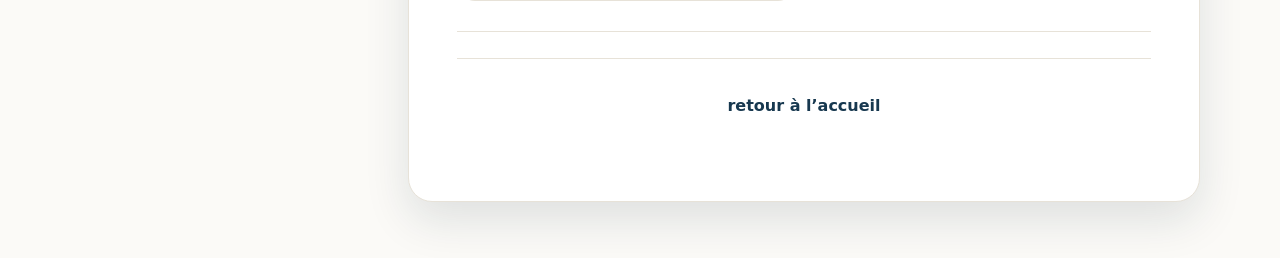
<file: ouvrir.html>
<!doctype html>
<html lang="fr">
<head>
  <meta charset="utf-8">
  <meta name="viewport" content="width=device-width, initial-scale=1">
  <title>ouvrir la maison</title>
  <meta name="description" content="Guide pratique pour ouvrir la maison du Clos de Léon à Ars-en-Ré.">
  <link rel="stylesheet" href="css/style.css">
</head>
<body>
  <header class="site-header">
    <a class="brand" href="index.html">Le Clos de Léon</a>
    <button class="menu-toggle" aria-label="ouvrir le menu" aria-expanded="false">☰</button>
    <nav class="nav" aria-label="navigation principale">
      <a href="arriver.html">Arriver</a>
      <a class="active" href="ouvrir.html">Ouvrir la maison</a>
      <a href="fermer.html">Fermer la maison</a>
      <a href="quotidien.html">Conseils du quotidien</a>
    </nav>
  </header>

  <main>
    <section class="page-hero">
      <div>
        <p class="eyebrow">fiche pratique</p>
        <h1>Ouvrir la maison</h1>
        <p class="lead">Les étapes à suivre à l’arrivée pour récupérer les clés, remettre l’eau et mettre les chauffe-eaux en service.</p>
      </div>
    </section>

    <section class="article-layout">
      <aside class="summary-box">
        <h2>À retenir</h2>
        <ul>
          <li>Le boîtier à clés est à gauche de la porte d’entrée, sous la boîte aux lettres.</li>
          <li>Enclencher les deux interrupteurs du chauffe-eau dans le sas d’entrée.</li>
          <li>Brancher la box dans le sas d’entrée.</li>
          <li>Ouvrir l’arrivée d’eau dans la trappe au sol.</li>
          <li>Enclencher aussi le chauffe-eau de la chambre du fond de la cour.</li>
        </ul>
      </aside>

      <article class="article-card">
        <section class="content-block">
          <h2>Bienvenue</h2>
          <p>Bienvenue au Clos de Léon !</p>
          <p>Vous trouverez ci-dessous les informations pour ouvrir la maison.</p>
        </section>

        <section class="content-block">
          <h2>Récupérer les clés</h2>
          <p>Le boîtier à clés se trouve à gauche de la porte d’entrée, sous la boîte aux lettres.</p>
          <figure class="photo-card">
            <img src="images/Facade_vf.jpg" alt="Façade de la maison avec l’emplacement du boîtier à clés">
            <figcaption>Le boîtier à clés est situé à gauche de la porte d’entrée.</figcaption>
          </figure>

          <p>Abaissez le clapet, composez le code communiqué avant votre arrivée, récupérez les clés puis refermez le boîtier.</p>
          <figure class="photo-card">
            <img src="images/Boitier_vf.jpg" alt="Boîtier à clés ouvert et fermé">
            <figcaption>Abaisser le clapet puis composer le code du boîtier.</figcaption>
          </figure>
        </section>

        <section class="content-block">
          <h2>Mettre en service le chauffe-eau de la maison</h2>
          <p>Dans le sas d’entrée, accédez au compteur dans le placard situé sur le mur de gauche en entrant ;</p>
          <p>Enclenchez les deux interrupteurs qui commandent le chauffe-eau de la maison ;</p>
          <p>Branchez la freebox à la prise en bas du compteur ;</p>
          <p>Une fois la box allumée, récupérez le code grâce au QR code sur le boitier.</p>
          <figure class="photo-card">
            <img src="images/Compteur1_vf.jpg" alt="Tableau électrique principal avec les interrupteurs du chauffe-eau">
            <figcaption>Dans le sas d’entrée, enclencher les deux interrupteurs et brancher la box.</figcaption>
          </figure>
        </section>

        <section class="content-block">
          <h2>Ouvrir l’arrivée d’eau</h2>
          <p>Dans le sas d’entrée, accédez à la trappe au sol qui cache l’arrivée d’eau ;</p>
          <p>Tournez le robinet d’eau situé à gauche du compteur.</p>
          <figure class="photo-card">
            <img src="images/Compteur_vf.jpg" alt="Compteur d’eau et robinet d’arrivée d’eau">
            <figcaption>Ouvrir le robinet d’arrivée d’eau à gauche du compteur.</figcaption>
          </figure>
        </section>

        <section class="content-block">
          <h2>Mettre en service le chauffe-eau de la chambre de la cour</h2>
          <p>Dans la chambre située au fond de la cour, accédez au compteur dans les toilettes ;</p>
          <p>Enclenchez les deux interrupteurs qui commandent le chauffe-eau de la chambre.</p>
          <figure class="photo-card">
            <img src="images/Compteur2_vf.jpg" alt="Tableau électrique de la chambre de la cour">
            <figcaption>Dans les toilettes de la chambre du fond, enclencher les deux interrupteurs du chauffe-eau.</figcaption>
          </figure>
        </section>

        <section class="content-block">
          <h2>Renseignements pratiques</h2>
          <div class="info-grid">
            <div class="mini-card">
              <h3>Solarium</h3>
              <p>Les coussins de l’assise du solarium sont dans la chambre au fond de la cour, y compris sous le lit.</p>
            </div>
            <div class="mini-card">
              <h3>Draps et serviettes</h3>
              <p>Les draps, les serviettes et les tapis de douche sont dans le placard de la chambre du premier étage sur cour, derrière la porte.</p>
            </div>
            <div class="mini-card">
              <h3>Repères pour les draps</h3>
              <ul>
                <li>Draps bleus : lits simples.</li>
                <li>Draps gris : grands lits.</li>
                <li>Drap-housse blanc : lit de la chambre du rez-de-chaussée.</li>
              </ul>
            </div>
            <div class="mini-card">
              <h3>Vélos</h3>
              <p>Les clés des antivols des vélos sont sur les consoles du salon. Les vélos s’attachent aux anneaux de la façade de la maison.</p>
            </div>
            <div class="mini-card">
              <h3>Linge</h3>
              <p>Le lave-linge et les étendoirs sont sous l’escalier.</p>
            </div>
          </div>
        </section>

  <footer class="site-footer">
    <a href="index.html">retour à l’accueil</a>
  </footer>

  <script src="js/script.js"></script>
</body>
</html>
</file>
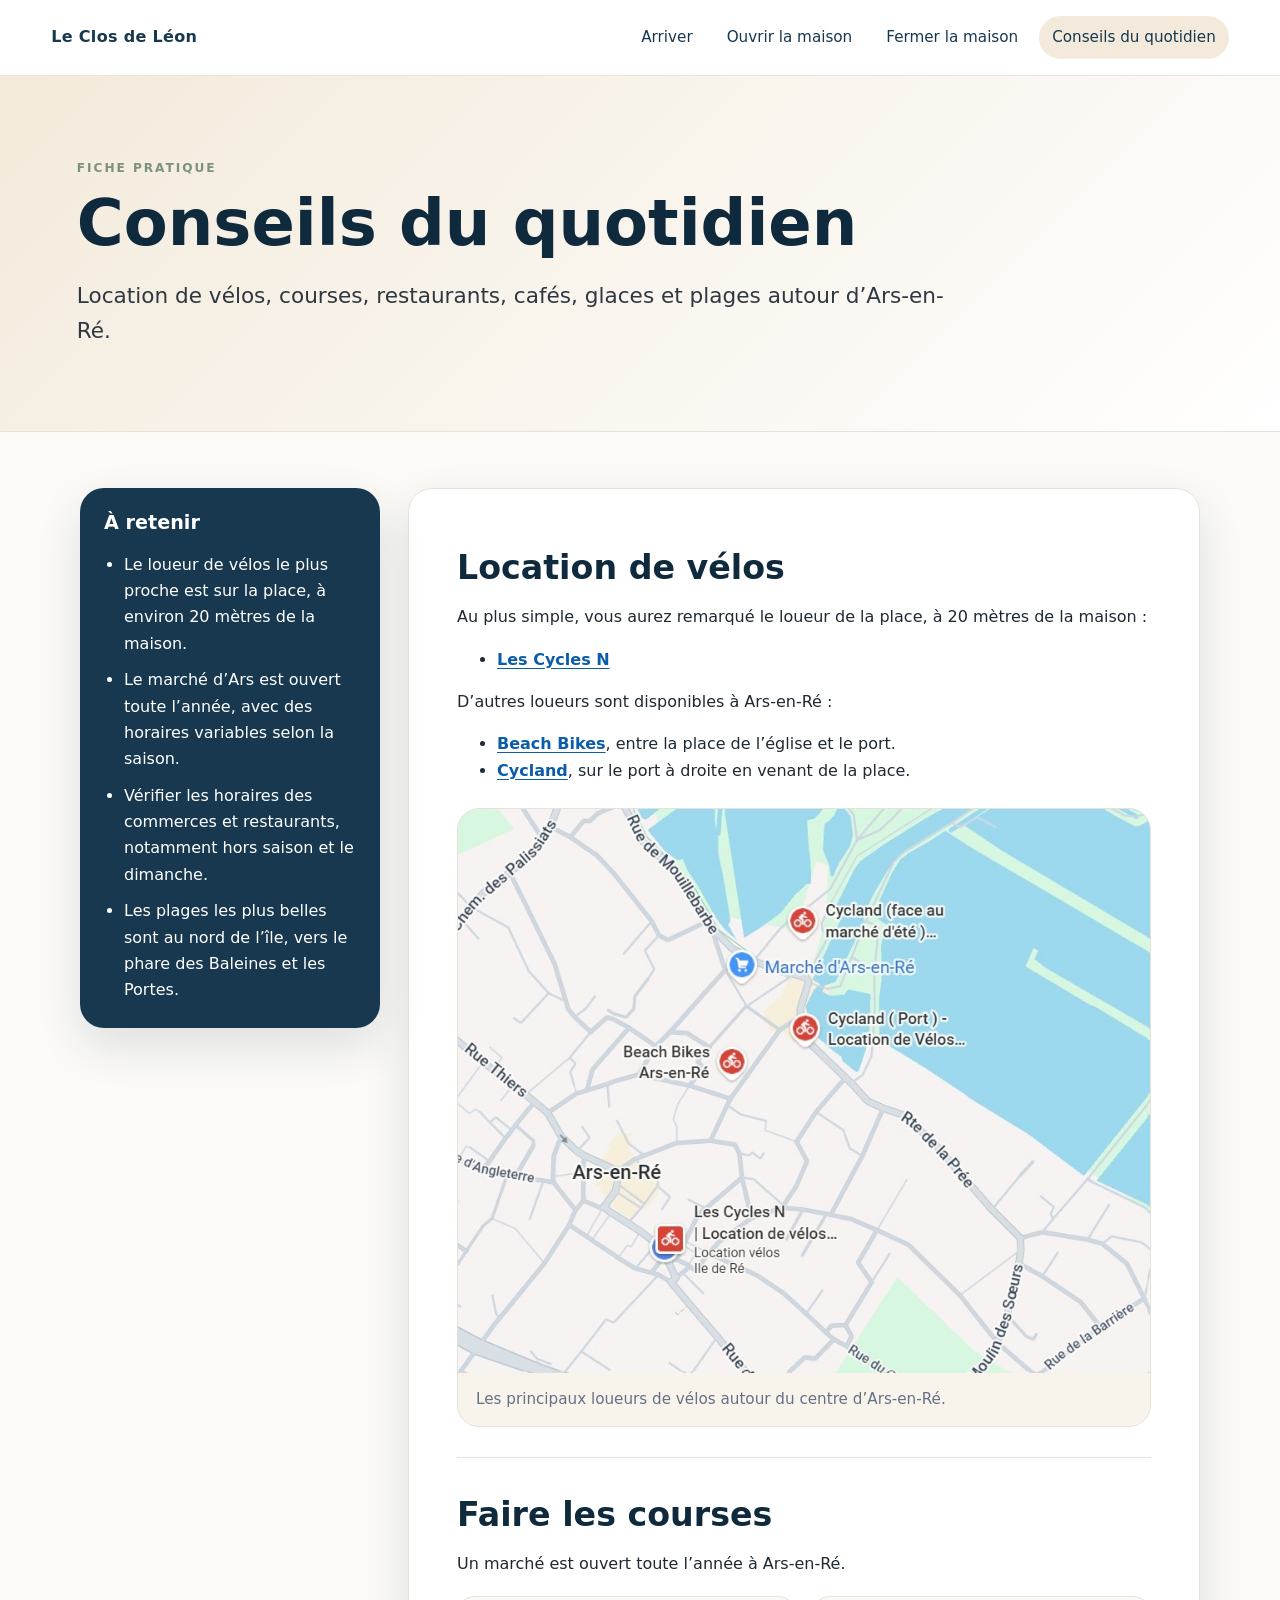
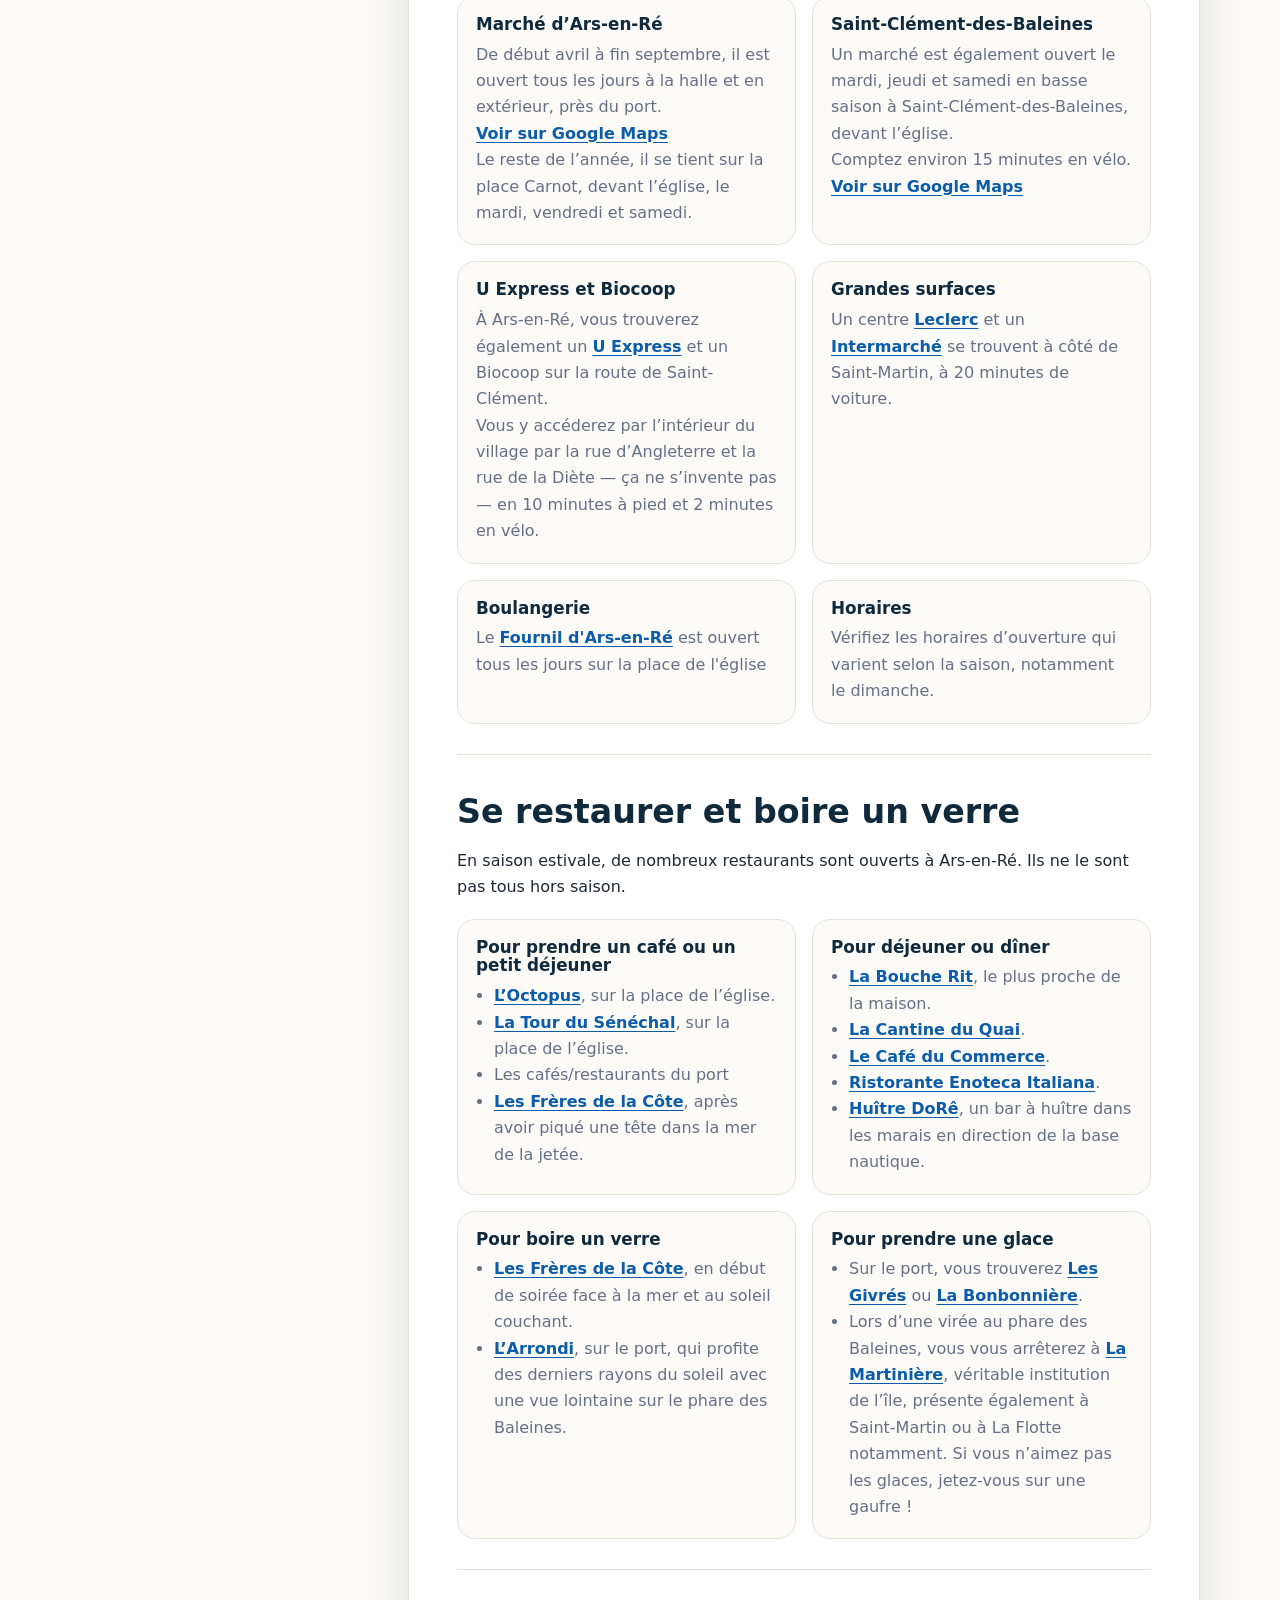
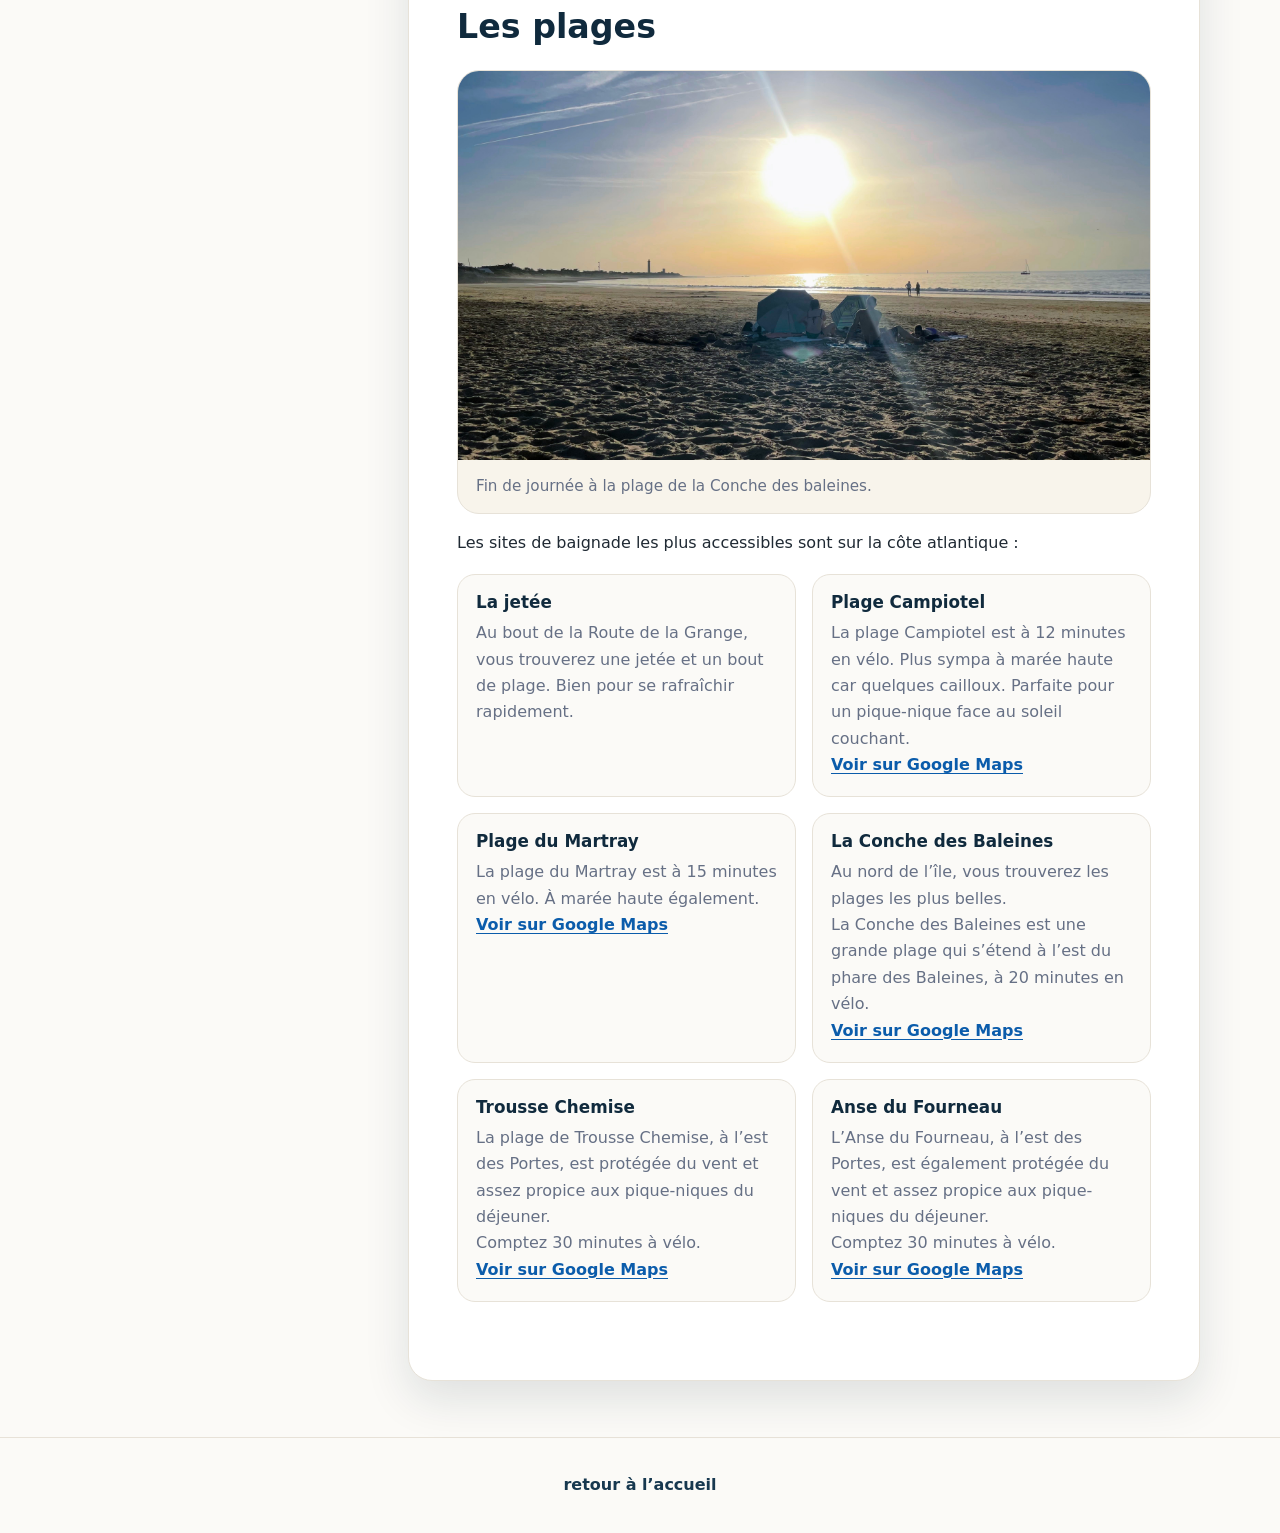
<file: quotidien.html>
<!doctype html>
<html lang="fr">
<head>
  <meta charset="utf-8">
  <meta name="viewport" content="width=device-width, initial-scale=1">
  <title>conseils du quotidien</title>
  <meta name="description" content="Guide pratique pour les vélos, les courses, les restaurants et les plages autour du Clos de Léon à Ars-en-Ré.">
  <link rel="stylesheet" href="css/style.css">
  <style>
    .article-card a,
    .summary-box a {
      color: #0b5cab;
      font-weight: 700;
      text-decoration: underline;
      text-underline-offset: 3px;
    }
    .article-card a:hover,
    .summary-box a:hover {
      color: #083b70;
    }
  </style>
</head>
<body>
  <header class="site-header">
    <a class="brand" href="index.html">Le Clos de Léon</a>
    <button class="menu-toggle" aria-label="ouvrir le menu" aria-expanded="false">☰</button>
    <nav class="nav" aria-label="navigation principale">
      <a href="arriver.html">Arriver</a>
      <a href="ouvrir.html">Ouvrir la maison</a>
      <a href="fermer.html">Fermer la maison</a>
      <a class="active" href="quotidien.html">Conseils du quotidien</a>
    </nav>
  </header>

  <main>
    <section class="page-hero">
      <div>
        <p class="eyebrow">fiche pratique</p>
        <h1>Conseils du quotidien</h1>
        <p class="lead">Location de vélos, courses, restaurants, cafés, glaces et plages autour d’Ars-en-Ré.</p>
      </div>
    </section>

    <section class="article-layout">
      <aside class="summary-box">
        <h2>À retenir</h2>
        <ul>
          <li>Le loueur de vélos le plus proche est sur la place, à environ 20 mètres de la maison.</li>
          <li>Le marché d’Ars est ouvert toute l’année, avec des horaires variables selon la saison.</li>
          <li>Vérifier les horaires des commerces et restaurants, notamment hors saison et le dimanche.</li>
          <li>Les plages les plus belles sont au nord de l’île, vers le phare des Baleines et les Portes.</li>
        </ul>
      </aside>

      <article class="article-card">
        <section class="content-block">
          <h2>Location de vélos</h2>
          <p>Au plus simple, vous aurez remarqué le loueur de la place, à 20 mètres de la maison :</p>
          <ul>
            <li><a href="https://www.lescyclesn.com" target="_blank" rel="noopener">Les Cycles N</a></li>
          </ul>
          <p>D’autres loueurs sont disponibles à Ars-en-Ré :</p>
          <ul>
            <li><a href="https://www.beachbikes.fr" target="_blank" rel="noopener">Beach Bikes</a>, entre la place de l’église et le port.</li>
            <li><a href="https://www.cycland.fr" target="_blank" rel="noopener">Cycland</a>, sur le port à droite en venant de la place.</li>
          </ul>
          <figure class="photo-card">
            <img src="images/Bike.jpg" alt="Carte des loueurs de vélos à Ars-en-Ré">
            <figcaption>Les principaux loueurs de vélos autour du centre d’Ars-en-Ré.</figcaption>
          </figure>
        </section>

        <section class="content-block">
          <h2>Faire les courses</h2>
          <p>Un marché est ouvert toute l’année à Ars-en-Ré.</p>
          <div class="info-grid">
            <div class="mini-card">
              <h3>Marché d’Ars-en-Ré</h3>
              <p>De début avril à fin septembre, il est ouvert tous les jours à la halle et en extérieur, près du port.</p>
              <p><a href="https://maps.app.goo.gl/6d3DXbRuqoEu2TAF7" target="_blank" rel="noopener">Voir sur Google Maps</a></p>
              <p>Le reste de l’année, il se tient sur la place Carnot, devant l’église, le mardi, vendredi et samedi.</p>
            </div>
            <div class="mini-card">
              <h3>Saint-Clément-des-Baleines</h3>
              <p>Un marché est également ouvert le mardi, jeudi et samedi en basse saison à Saint-Clément-des-Baleines, devant l’église.</p>
              <p>Comptez environ 15 minutes en vélo.</p>
              <p><a href="https://maps.app.goo.gl/1ZxYeF3FedcADpUx7" target="_blank" rel="noopener">Voir sur Google Maps</a></p>
            </div>
            <div class="mini-card">
              <h3>U Express et Biocoop</h3>
              <p>À Ars-en-Ré, vous trouverez également un <a href="https://maps.app.goo.gl/TKVqMPJVdsRPXqwa9" target="_blank" rel="noopener">U Express</a> et un Biocoop sur la route de Saint-Clément.</p>
              <p>Vous y accéderez par l’intérieur du village par la rue d’Angleterre et la rue de la Diète — ça ne s’invente pas — en 10 minutes à pied et 2 minutes en vélo.</p>
            </div>
            <div class="mini-card">
              <h3>Grandes surfaces</h3>
              <p>Un centre <a href="https://maps.app.goo.gl/RHYir5sfgNd5c7wd9" target="_blank" rel="noopener">Leclerc</a> et un <a href="https://maps.app.goo.gl/bDiiV5JRAScG6syX8" target="_blank" rel="noopener">Intermarché</a> se trouvent à côté de Saint-Martin, à 20 minutes de voiture.</p>
            </div>
            <div class="mini-card">
              <h3>Boulangerie</h3>
              <p>Le <a href="https://maps.app.goo.gl/WT2EqojxtWxmvAEu8" target="_blank" rel="noopener">Fournil d'Ars-en-Ré</a> est ouvert tous les jours sur la place de l'église</p>
            </div>

            <div class="mini-card">
              <h3>Horaires</h3>
              <p>Vérifiez les horaires d’ouverture qui varient selon la saison, notamment le dimanche.</p>
            </div>
          </div>
        </section>

        <section class="content-block">
          <h2>Se restaurer et boire un verre</h2>
          <p>En saison estivale, de nombreux restaurants sont ouverts à Ars-en-Ré. Ils ne le sont pas tous hors saison.</p>

          <div class="info-grid">
            <div class="mini-card">
              <h3>Pour prendre un café ou un petit déjeuner</h3>
              <ul>
                <li><a href="https://maps.app.goo.gl/CY6eAyHFL7jrF82m7" target="_blank" rel="noopener">L’Octopus</a>, sur la place de l’église.</li>
                <li><a href="https://maps.app.goo.gl/gVYuW9CLSCmxuX4A9" target="_blank" rel="noopener">La Tour du Sénéchal</a>, sur la place de l’église.</li>
                <li>Les cafés/restaurants du port</li>
                <li><a href="https://maps.app.goo.gl/ApUMws2DYk4gYkKW9" target="_blank" rel="noopener">Les Frères de la Côte</a>, après avoir piqué une tête dans la mer de la jetée.</li>
              </ul>
            </div>
            <div class="mini-card">
              <h3>Pour déjeuner ou dîner</h3>
              <ul>
                <li><a href="https://maps.app.goo.gl/jLA6NCE4XCNPgTuo8" target="_blank" rel="noopener">La Bouche Rit</a>, le plus proche de la maison.</li>
                <li><a href="https://maps.app.goo.gl/Sg9y9Qtq8ktHvWgr6" target="_blank" rel="noopener">La Cantine du Quai</a>.</li>
                <li><a href="https://maps.app.goo.gl/bEWEsvT8rPxfvtKB8" target="_blank" rel="noopener">Le Café du Commerce</a>.</li>
                <li><a href="https://maps.app.goo.gl/57eZvxbBcuVVXKhYA" target="_blank" rel="noopener">Ristorante Enoteca Italiana</a>.</li>
                <li><a href="https://maps.app.goo.gl/trxgM3veDD9iehKJ6" target="_blank" rel="noopener">Huître DoRê</a>, un bar à huître dans les marais en direction de la base nautique.</li>
              </ul>
            </div>
            <div class="mini-card">
              <h3>Pour boire un verre</h3>
              <ul>
                <li><a href="https://maps.app.goo.gl/ApUMws2DYk4gYkKW9" target="_blank" rel="noopener">Les Frères de la Côte</a>, en début de soirée face à la mer et au soleil couchant.</li>
                <li><a href="https://maps.app.goo.gl/QbTw4tJCVSzSAM1S7" target="_blank" rel="noopener">L’Arrondi</a>, sur le port, qui profite des derniers rayons du soleil avec une vue lointaine sur le phare des Baleines.</li>
              </ul>
            </div>
            <div class="mini-card">
              <h3>Pour prendre une glace</h3>
              <ul>
                <li>Sur le port, vous trouverez <a href="https://maps.app.goo.gl/DrBLf3wn3hGuHCkp9" target="_blank" rel="noopener">Les Givrés</a> ou <a href="https://maps.app.goo.gl/V4JJM54SmjPppQjZ9" target="_blank" rel="noopener">La Bonbonnière</a>.</li>
                <li>Lors d’une virée au phare des Baleines, vous vous arrêterez à <a href="https://maps.app.goo.gl/QPagWU6aCekDtsXx7" target="_blank" rel="noopener">La Martinière</a>, véritable institution de l’île, présente également à Saint-Martin ou à La Flotte notamment. Si vous n’aimez pas les glaces, jetez-vous sur une gaufre !</li>
              </ul>
            </div>
          </div>
        </section>

        <section class="content-block">
          <h2>Les plages</h2>
          </ul>
          <figure class="photo-card">
            <img src="images/Plage.jpg" alt="Photo de la plage de la Conche">
            <figcaption>Fin de journée à la plage de la Conche des baleines.</figcaption>
          </figure>
          <p>Les sites de baignade les plus accessibles sont sur la côte atlantique :</p>
          <div class="info-grid">
            <div class="mini-card">
              <h3>La jetée</h3>
              <p>Au bout de la Route de la Grange, vous trouverez une jetée et un bout de plage. Bien pour se rafraîchir rapidement.</p>
            </div>
            <div class="mini-card">
              <h3>Plage Campiotel</h3>
              <p>La plage Campiotel est à 12 minutes en vélo. Plus sympa à marée haute car quelques cailloux. Parfaite pour un pique-nique face au soleil couchant.</p>
              <p><a href="https://maps.app.goo.gl/JP74ZGcwzoQdBddw5" target="_blank" rel="noopener">Voir sur Google Maps</a></p>
            </div>
            <div class="mini-card">
              <h3>Plage du Martray</h3>
              <p>La plage du Martray est à 15 minutes en vélo. À marée haute également.</p>
              <p><a href="https://maps.app.goo.gl/gjsLryerxCtpqjXj6" target="_blank" rel="noopener">Voir sur Google Maps</a></p>
            </div>
            <div class="mini-card">
              <h3>La Conche des Baleines</h3>
              <p>Au nord de l’île, vous trouverez les plages les plus belles.</p>
              <p>La Conche des Baleines est une grande plage qui s’étend à l’est du phare des Baleines, à 20 minutes en vélo.</p>
              <p><a href="https://maps.app.goo.gl/fpaJf3codtfMU2Vp6" target="_blank" rel="noopener">Voir sur Google Maps</a></p>
            </div>
            <div class="mini-card">
              <h3>Trousse Chemise</h3>
              <p>La plage de Trousse Chemise, à l’est des Portes, est protégée du vent et assez propice aux pique-niques du déjeuner.</p>
              <p>Comptez 30 minutes à vélo.</p>
              <p><a href="https://maps.app.goo.gl/sotree5ypPgdsiEw6" target="_blank" rel="noopener">Voir sur Google Maps</a></p>
            </div>
            <div class="mini-card">
              <h3>Anse du Fourneau</h3>
              <p>L’Anse du Fourneau, à l’est des Portes, est également protégée du vent et assez propice aux pique-niques du déjeuner.</p>
              <p>Comptez 30 minutes à vélo.</p>
              <p><a href="https://maps.app.goo.gl/tbnbzyy1iFiL9HACA" target="_blank" rel="noopener">Voir sur Google Maps</a></p>
            </div>
          </div>
        </section>
      </article>
    </section>
  </main>

  <footer class="site-footer">
    <a href="index.html">retour à l’accueil</a>
  </footer>

  <script src="js/script.js"></script>
</body>
</html>
</file>
<file: css/style.css>
:root{
  --navy:#17384f;
  --navy-dark:#102a3d;
  --sand:#f3eadb;
  --sage:#7c927f;
  --white:#ffffff;
  --ink:#1f2933;
  --muted:#667085;
  --border:#e7e2d8;
  --shadow:0 18px 45px rgba(16,42,61,.12);
  --radius:24px;
}
*{box-sizing:border-box}
body{
  margin:0;
  font-family:Inter, system-ui, -apple-system, BlinkMacSystemFont, "Segoe UI", sans-serif;
  color:var(--ink);
  background:#fbfaf7;
  line-height:1.65;
}
a{color:inherit;text-decoration:none}
img{max-width:100%;display:block}
.site-header{
  position:sticky;
  top:0;
  z-index:20;
  display:flex;
  align-items:center;
  justify-content:space-between;
  gap:20px;
  padding:16px clamp(18px,4vw,56px);
  background:rgba(255,255,255,.92);
  backdrop-filter:blur(16px);
  border-bottom:1px solid rgba(231,226,216,.8);
}
.brand{
  font-weight:750;
  letter-spacing:.02em;
  color:var(--navy);
}
.nav{display:flex;align-items:center;gap:8px;flex-wrap:wrap}
.nav a{
  padding:9px 13px;
  border-radius:999px;
  color:var(--navy);
  font-size:.95rem;
}
.nav a:hover,.nav a.active{background:var(--sand)}
.menu-toggle{display:none;border:0;background:var(--navy);color:white;border-radius:12px;padding:9px 12px;font-size:1.1rem}
.hero{
  min-height:62vh;
  display:grid;
  place-items:center;
  padding:80px 24px;
  background:
    linear-gradient(135deg,rgba(16,42,61,.84),rgba(23,56,79,.52)),
    url('../images/Ars.jpg') center/cover;
  color:white;
  text-align:center;
}
.hero-content{max-width:850px}
.eyebrow{
  margin:0 0 10px;
  text-transform:uppercase;
  letter-spacing:.16em;
  font-size:.76rem;
  font-weight:800;
  color:var(--sage);
}
.hero .eyebrow{color:#f5dbaa}
h1,h2,h3{line-height:1.12;margin:0 0 18px;color:var(--navy-dark)}
.hero h1{color:white;font-size:clamp(2.6rem,7vw,5.6rem)}
.page-hero h1{font-size:clamp(2.2rem,5vw,4.6rem)}
.lead{font-size:clamp(1.05rem,2vw,1.35rem);margin:0;color:inherit;opacity:.92}
.section,.article-layout{width:min(1120px,calc(100% - 36px));margin:0 auto;padding:56px 0}
.section-heading{margin-bottom:24px}
.section-heading h2{font-size:clamp(1.8rem,3vw,3rem)}
.cards-grid{display:grid;grid-template-columns:repeat(4,1fr);gap:18px}
.card{
  min-height:230px;
  padding:26px;
  border:1px solid var(--border);
  background:white;
  border-radius:var(--radius);
  box-shadow:var(--shadow);
  transition:transform .18s ease, box-shadow .18s ease;
}
.card:hover{transform:translateY(-4px);box-shadow:0 24px 60px rgba(16,42,61,.18)}
.card-icon{font-size:2rem;display:inline-block;margin-bottom:16px}
.card h3{font-size:1.25rem;margin-bottom:10px}
.card p{color:var(--muted);margin:0}
.page-hero{
  background:linear-gradient(135deg,var(--sand),#fff);
  padding:82px clamp(18px,6vw,96px);
  border-bottom:1px solid var(--border);
}
.page-hero>div{max-width:900px}
.article-layout{display:grid;grid-template-columns:300px minmax(0,1fr);gap:28px;align-items:start}
.summary-box{
  position:sticky;
  top:92px;
  padding:24px;
  background:var(--navy);
  color:white;
  border-radius:var(--radius);
  box-shadow:var(--shadow);
}
.summary-box h2{color:white;font-size:1.2rem}
.summary-box ul{margin:0;padding-left:20px}
.summary-box li+li{margin-top:10px}
.article-card{
  padding:clamp(24px,4vw,48px);
  background:white;
  border:1px solid var(--border);
  border-radius:var(--radius);
  box-shadow:var(--shadow);
}
.content-block{padding:12px 0 30px;border-bottom:1px solid var(--border);margin-bottom:26px}
.content-block:last-child{border-bottom:0;margin-bottom:0}
.content-block h2,.callout h2{font-size:clamp(1.45rem,2.6vw,2.1rem)}
.photo-card{margin:24px 0 0;border-radius:22px;overflow:hidden;background:#f8f4eb;border:1px solid var(--border)}
.photo-card img{width:100%;height:auto;cursor:zoom-in}
figcaption{padding:14px 18px;color:var(--muted);font-size:.95rem}
.steps{padding-left:22px}
.steps li+li{margin-top:8px}
.callout{
  margin-top:12px;
  padding:26px;
  background:linear-gradient(135deg,#eef5f0,#fff8ea);
  border:1px solid var(--border);
  border-radius:22px;
}
.site-footer{text-align:center;color:var(--muted);padding:34px 18px;border-top:1px solid var(--border)}
.site-footer a{color:var(--navy);font-weight:700}
.empty-state{text-align:center;max-width:820px;margin:auto}
.button{display:inline-block;margin-top:16px;padding:12px 18px;border-radius:999px;background:var(--navy);color:white;font-weight:700}
.lightbox{
  position:fixed;inset:0;background:rgba(16,42,61,.88);display:none;align-items:center;justify-content:center;padding:24px;z-index:50;
}
.lightbox.open{display:flex}
.lightbox img{max-height:90vh;border-radius:18px;box-shadow:0 30px 100px rgba(0,0,0,.35)}
.lightbox button{position:absolute;top:20px;right:20px;border:0;background:white;color:var(--navy);border-radius:999px;padding:10px 14px;font-weight:800;cursor:pointer}
code{background:#f1eee7;padding:2px 6px;border-radius:6px}
@media(max-width:920px){
  .cards-grid{grid-template-columns:repeat(2,1fr)}
  .article-layout{grid-template-columns:1fr}
  .summary-box{position:static}
}
@media(max-width:680px){
  .site-header{align-items:flex-start}
  .menu-toggle{display:block}
  .nav{display:none;position:absolute;left:18px;right:18px;top:64px;flex-direction:column;align-items:stretch;background:white;border:1px solid var(--border);border-radius:18px;padding:10px;box-shadow:var(--shadow)}
  .nav.open{display:flex}
  .nav a{display:block}
  .cards-grid{grid-template-columns:1fr}
  .hero{min-height:54vh}
  .article-card{padding:22px}
}

.info-link{
  margin-top:1.2rem;
  padding:1rem 1.2rem;
  background:#eef6fb;
  border-left:4px solid #2b6d8f;
  border-radius:12px;
}
.info-link a{
  color:#1d5c84;
  font-weight:700;
  text-decoration:none;
}
.info-link a:hover{text-decoration:underline}
.info-grid{
  display:grid;
  grid-template-columns:repeat(2,minmax(0,1fr));
  gap:16px;
  margin-top:18px;
}
.mini-card{
  padding:18px;
  border:1px solid var(--border);
  border-radius:18px;
  background:#fbfaf7;
}
.mini-card h3{
  font-size:1.05rem;
  margin-bottom:8px;
}
.mini-card p,.mini-card ul{margin:0;color:var(--muted)}
.mini-card ul{padding-left:18px}
@media(max-width:680px){
  .info-grid{grid-template-columns:1fr}
}

.page a,
.tiles a,
.section-block a {
  color: var(--blue);
  font-weight: 700;
  text-decoration: underline;
  text-underline-offset: 3px;
}

.page a:hover,
.tiles a:hover,
.section-block a:hover {
  color: var(--navy);
}
</file>
